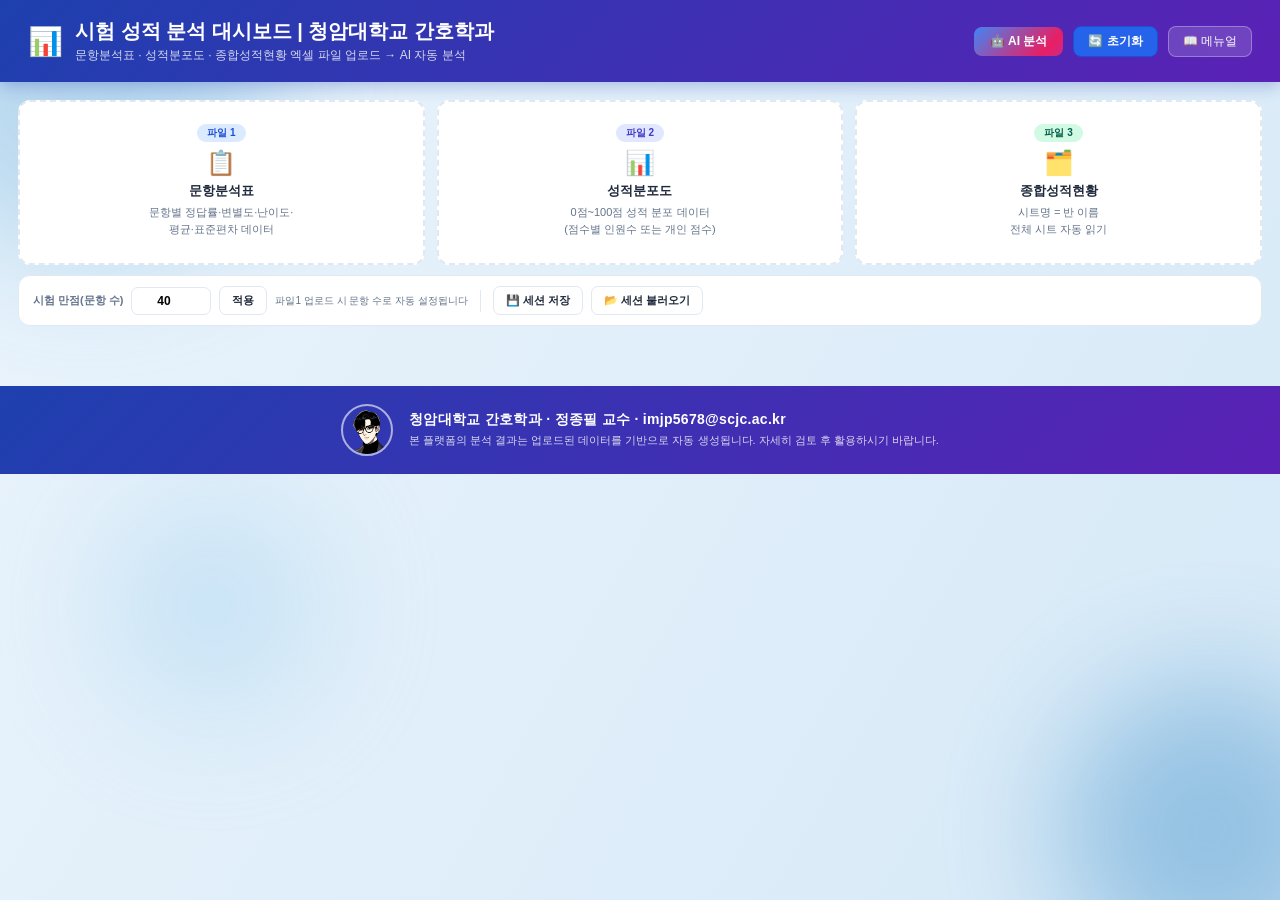
<file: index.html>
<!DOCTYPE html>
<html lang="ko">
<head>
<meta charset="UTF-8">
<meta name="viewport" content="width=device-width, initial-scale=1.0">
<title>시험 성적 분석 대시보드 | 청암대학교 간호학과</title>
<link rel="stylesheet" href="styles.css">
</head>
<body>
<!-- 배경 장식 (떠다니는 블러 원) -->
<div class="bg-blob b1"></div>
<div class="bg-blob b2"></div>
<div class="bg-blob b3"></div>
<div class="hdr">
  <div class="hdr-icon">📊</div>
  <div><h1>시험 성적 분석 대시보드 | 청암대학교 간호학과</h1>
  <p>문항분석표 · 성적분포도 · 종합성적현황 엑셀 파일 업로드 → AI 자동 분석</p></div>
  <div class="hdr-right" style="display:flex;gap:10px;align-items:center">
    <button class="ai-btn" onclick="runAIAnalysis()">🤖 AI 분석</button>
    <button class="reset-btn" onclick="resetAll()">🔄 초기화</button>
    <button class="manual-btn" onclick="window.open('manual.html','_blank')">📖 메뉴얼</button>
  </div>
</div>
<div class="toast" id="toast"></div>
<div class="wrap">

<!-- 자동 저장 복원 배너 -->
<div class="restore-banner" id="restoreBanner">
  <span style="flex:1" id="restoreInfo"></span>
  <button class="tb-btn" onclick="restoreAutosave()">↩️ 복원</button>
  <button class="tb-btn" onclick="dismissRestore()">닫기</button>
</div>

<!-- UPLOAD -->
<div class="up-grid">
  <div class="up-card" id="drop0" onclick="document.getElementById('f0').click()">
    <input type="file" class="up-input" id="f0" accept=".xlsx,.xls,application/vnd.openxmlformats-officedocument.spreadsheetml.sheet,application/vnd.ms-excel" onchange="loadFile(this,0)">
    <div class="fbdg fb1">파일 1</div>
    <div class="up-icon" id="ico0">📋</div>
    <div class="up-title">문항분석표</div>
    <div class="up-desc" id="desc-f1">문항별 정답률·변별도·난이도·<br>평균·표준편차 데이터</div>
    <div class="up-fname" id="fn0"></div><div class="up-status" id="st0"></div>
  </div>
  <div class="up-card" id="drop1" onclick="document.getElementById('f1').click()">
    <input type="file" class="up-input" id="f1" accept=".xlsx,.xls,application/vnd.openxmlformats-officedocument.spreadsheetml.sheet,application/vnd.ms-excel" onchange="loadFile(this,1)">
    <div class="fbdg fb2">파일 2</div>
    <div class="up-icon" id="ico1">📊</div>
    <div class="up-title">성적분포도</div>
    <div class="up-desc">0점~100점 성적 분포 데이터<br>(점수별 인원수 또는 개인 점수)</div>
    <div class="up-fname" id="fn1"></div><div class="up-status" id="st1"></div>
  </div>
  <div class="up-card" id="drop2" onclick="document.getElementById('f2').click()">
    <input type="file" class="up-input" id="f2" accept=".xlsx,.xls,application/vnd.openxmlformats-officedocument.spreadsheetml.sheet,application/vnd.ms-excel" onchange="loadFile(this,2)">
    <div class="fbdg fb3">파일 3</div>
    <div class="up-icon" id="ico2">🗂️</div>
    <div class="up-title">종합성적현황</div>
    <div class="up-desc" id="desc-f3">시트명 = 반 이름<br>전체 시트 자동 읽기</div>
    <div class="up-fname" id="fn2"></div><div class="up-status" id="st2"></div>
    <div class="sheet-tags" id="stags2"></div>
  </div>
</div>

<!-- 도구막대: 만점 설정 · 세션 -->
<div class="toolbar">
  <label>시험 만점(문항 수)</label>
  <input id="maxScoreInput" class="max-input" type="number" min="1" max="1000" value="40">
  <button class="tb-btn" onclick="setMaxScoreManual()">적용</button>
  <span class="tb-note" id="maxAutoNote">파일1 업로드 시 문항 수로 자동 설정됩니다</span>
  <span class="sep"></span>
  <button class="tb-btn" onclick="saveSessionFile()">💾 세션 저장</button>
  <button class="tb-btn" onclick="loadSessionFilePicker()">📂 세션 불러오기</button>
</div>

<button class="run-btn" id="runBtn" onclick="runAnalysis()">📊 성적 분석 시작</button>
<div class="loading" id="loading"><div class="spin"></div><p>데이터 분석 중…</p></div>

<!-- DASHBOARD -->
<div class="dash" id="dash">
  <!-- 만점 초과 점수 경고 -->
  <div class="warn-banner" id="warnBanner"></div>

  <!-- SUMMARY (파일3 기반) -->
  <div class="sum-grid">
    <div class="sum-card"><div class="sum-lbl" id="c-n-lbl">총 학생 수</div><div class="sum-val" id="c-n">-</div><div class="sum-sub" id="c-cls">-</div></div>
    <div class="sum-card"><div class="sum-lbl" id="c-avg-lbl">평균 점수</div><div class="sum-val" id="c-avg">-</div><div class="sum-sub" id="c-avg-sub">점/40</div></div>
    <div class="sum-card"><div class="sum-lbl" id="c-max-lbl">최고점</div><div class="sum-val" id="c-max">-</div><div class="sum-sub" id="c-max-sub">(환산 -점)</div></div>
    <div class="sum-card"><div class="sum-lbl" id="c-min-lbl">최저점</div><div class="sum-val" id="c-min">-</div><div class="sum-sub" id="c-min-sub">(환산 -점)</div></div>
    <div class="sum-card"><div class="sum-lbl" id="c-sd-lbl">표준편차</div><div class="sum-val" id="c-sd">-</div><div class="sum-sub">점(원점수)</div></div>
    <div class="sum-card"><div class="sum-lbl" id="c-pass-lbl">성취율 (환산 70점↑)</div><div class="sum-val" id="c-pass">-</div><div class="sum-sub">%</div></div>
  </div>

  <!-- PDF 로딩 오버레이 -->
  <div class="pdf-overlay" id="pdfOverlay">
    <div class="pdf-box">
      <div class="spin" style="margin:0 auto 10px"></div>
      <strong id="pdfStatus">PDF 생성 중…</strong>
      <p id="pdfSub">잠시만 기다려 주세요</p>
    </div>
  </div>

  <!-- 전체 PDF / 인쇄 버튼 -->
  <div class="pdf-all-bar">
    <button class="pdf-all-btn" onclick="exportAllPDF()">📄 전체 분석 PDF 저장</button>
    <button class="pdf-all-btn" style="background:#059669" onclick="exportCurrentTabPDF()">📄 현재 탭 PDF 저장</button>
    <button class="pdf-all-btn" style="background:#7c3aed" onclick="printAll()">🖨️ 인쇄용 PDF (전체 탭 · 텍스트 선택 가능)</button>
  </div>

  <!-- TABS -->
  <div class="tab-nav">
    <button class="tab-btn on"  onclick="tab('items',this)"  id="tbtn-items">📋 문항분석 &amp; 난이도</button>
    <button class="tab-btn"     onclick="tab('scores',this)" id="tbtn-scores">📊 성적분포</button>
    <button class="tab-btn"     onclick="tab('top10',this)"  id="tbtn-top10">🔴 오답 TOP 10</button>
    <button class="tab-btn"     onclick="tab('disc',this)"   id="tbtn-disc">🎯 문항 변별도</button>
    <button class="tab-btn"     onclick="tab('compare',this)"id="tbtn-compare">⚖️ 반별 분석</button>
    <button class="tab-btn"     onclick="tab('rank',this)"   id="tbtn-rank">🏆 성적 현황</button>
    <button class="tab-btn"     onclick="tab('trend',this)"  id="tbtn-trend">📈 시험 비교</button>
    <button class="tab-btn"     onclick="tab('cqi',this)"    id="tbtn-cqi">📑 CQI 보고서</button>
  </div>

  <!-- ① 문항분석 (파일1) -->
  <div class="tab-pane on" id="tp-items">
    <span class="src-bdg sb1">📋 파일1 · 문항분석표</span>
    <div class="diff-row" id="diffRow"></div>
    <div class="g2">
      <div class="card">
        <div class="card-ttl">📊 문항별 정답률 <small>색상 = 난이도</small></div>
        <div class="ch tall"><canvas id="chItem"></canvas></div>
        <div class="exp-btns"><button class="exp-btn" onclick="savePng('chItem')">PNG</button><button class="exp-btn pdf" onclick="exportTabPDF('tp-items')">PDF</button></div>
      </div>
      <div>
        <div class="card">
          <div class="card-ttl">🥧 난이도 분포</div>
          <div class="ch sm"><canvas id="chDiffPie"></canvas></div>
        </div>
        <div class="card">
          <div class="card-ttl">📈 정답률 분포</div>
          <div class="ch sm"><canvas id="chCrDist"></canvas></div>
        </div>
      </div>
    </div>
    <!-- 난이도 분류 카드 -->
    <div class="card">
      <div class="card-ttl">🎯 문항별 난이도 분류 <small>난이도 그룹별 문항 목록 및 평균 정답률</small></div>
      <div class="diff-classify" id="diffClassify"></div>
    </div>

    <!-- 난이도 순 정렬 차트 + 통계 -->
    <div class="g2">
      <div class="card">
        <div class="card-ttl">📉 난이도 순 정렬 <small>정답률 오름차순 — 어려운 문항 → 쉬운 문항</small></div>
        <div class="ch tall"><canvas id="chDiffSorted"></canvas></div>
        <div class="exp-btns"><button class="exp-btn" onclick="savePng('chDiffSorted')">PNG</button></div>
      </div>
      <div class="card">
        <div class="card-ttl">📊 난이도별 통계 요약</div>
        <div id="diffStatSummary"></div>
      </div>
    </div>

    <!-- 상세표 -->
    <div class="card">
      <div class="card-ttl">📋 문항 분석 상세표 <small>헤더 클릭 정렬</small></div>
      <div class="tbl-wrap"><table id="tItem">
        <thead><tr>
          <th onclick="sortTbl('tItem',0)">문항</th>
          <th onclick="sortTbl('tItem',1)">정답률</th>
          <th onclick="sortTbl('tItem',2)">오답률</th>
          <th onclick="sortTbl('tItem',3)">변별도</th>
          <th onclick="sortTbl('tItem',4)">평균</th>
          <th onclick="sortTbl('tItem',5)">표준편차</th>
          <th>난이도</th>
        </tr></thead>
        <tbody id="tbItem"></tbody>
        <tfoot id="tfItem"></tfoot>
      </table></div>
      <div class="exp-btns"><button class="exp-btn" onclick="saveCsv('tItem','문항분석')">CSV</button></div>
    </div>

    <!-- 평균 변별도·난이도 해설 -->
    <div class="card">
      <div class="card-ttl">🧭 평균 변별도 · 난이도 해설 <small>전체 문항 평균값의 교육평가적 의미</small></div>
      <div id="avgInterp"></div>
    </div>
  </div>

  <!-- ② 성적분포 (파일2) -->
  <div class="tab-pane" id="tp-scores">
    <span class="src-bdg sb2">📊 파일2 · 성적분포도 (0~100점)</span>
    <div class="g2">
      <div class="card">
        <div class="card-ttl">📊 성적 분포 히스토그램</div>
        <div class="ch tall"><canvas id="chHist"></canvas></div>
        <div class="exp-btns"><button class="exp-btn" onclick="savePng('chHist')">PNG</button><button class="exp-btn pdf" onclick="exportTabPDF('tp-scores')">PDF</button></div>
      </div>
      <div>
        <div class="card">
          <div class="card-ttl">🎓 성취수준 분포</div>
          <div class="ch sm"><canvas id="chGrade"></canvas></div>
        </div>
        <div class="card">
          <div class="card-ttl">📊 통계 요약</div>
          <div class="stat-grid" id="statGrid"></div>
        </div>
      </div>
    </div>
    <div class="card">
      <div class="card-ttl">📈 누적 분포 곡선</div>
      <div class="ch"><canvas id="chCdf"></canvas></div>
    </div>

    <!-- 성적분포 CSV 내보내기 -->
    <div class="card">
      <div class="card-ttl">📋 성적 분포 데이터 내보내기</div>
      <div class="tbl-wrap"><table id="tScores">
        <thead><tr>
          <th>항목</th><th>값(원점수)</th><th>환산점수</th>
        </tr></thead>
        <tbody id="tbScores"></tbody>
      </table></div>
      <div class="exp-btns">
        <button class="exp-btn" onclick="saveCsv('tScores','성적분포통계')">CSV (통계)</button>
        <button class="exp-btn" onclick="saveDistCsv()">CSV (점수별 분포)</button>
      </div>
    </div>
  </div>

  <!-- ③ 오답 TOP10 (파일1) -->
  <div class="tab-pane" id="tp-top10">
    <span class="src-bdg sb1">📋 파일1 · 문항분석표 — 정답률 최저 10문항</span>
    <div class="g2">
      <div class="card">
        <div class="card-ttl">🔴 정답률 최저 10문항</div>
        <div class="ch tall"><canvas id="chTop10"></canvas></div>
        <div class="exp-btns"><button class="exp-btn" onclick="savePng('chTop10')">PNG</button><button class="exp-btn pdf" onclick="exportTabPDF('tp-top10')">PDF</button></div>
      </div>
      <div class="card">
        <div class="card-ttl">📊 오답률 구간 분포</div>
        <div class="ch"><canvas id="chWrDist"></canvas></div>
      </div>
    </div>
    <div class="card">
      <div class="card-ttl">📋 오답 TOP 10 상세</div>
      <div class="tbl-wrap"><table id="tTop10">
        <thead><tr>
          <th>순위</th><th>문항</th>
          <th onclick="sortTbl('tTop10',2)">정답률</th>
          <th onclick="sortTbl('tTop10',3)">오답률</th>
          <th onclick="sortTbl('tTop10',4)">변별도</th>
          <th>난이도</th>
        </tr></thead>
        <tbody id="tbTop10"></tbody>
      </table></div>
      <div class="exp-btns"><button class="exp-btn" onclick="saveCsv('tTop10','오답TOP10')">CSV</button></div>
    </div>
  </div>

  <!-- ④ 변별도 (파일1) -->
  <div class="tab-pane" id="tp-disc">
    <span class="src-bdg sb1">📋 파일1 · 문항분석표</span>
    <div class="g2">
      <div class="card">
        <div class="card-ttl">🎯 문항별 변별도 <small>D ≥ 0.4 우수 · 0.3 양호 · 0.2 보통 · 미만 개선필요</small></div>
        <div class="ch tall"><canvas id="chDisc"></canvas></div>
        <div class="legend">
          <div class="leg-item"><div class="leg-dot" style="background:#22c55e"></div>우수 ≥0.4</div>
          <div class="leg-item"><div class="leg-dot" style="background:#84cc16"></div>양호 ≥0.3</div>
          <div class="leg-item"><div class="leg-dot" style="background:#eab308"></div>보통 ≥0.2</div>
          <div class="leg-item"><div class="leg-dot" style="background:#ef4444"></div>개선필요 &lt;0.2</div>
        </div>
        <div class="exp-btns"><button class="exp-btn" onclick="savePng('chDisc')">PNG</button><button class="exp-btn pdf" onclick="exportTabPDF('tp-disc')">PDF</button></div>
      </div>
      <div class="card">
        <div class="card-ttl">🔵 정답률 vs 변별도 <small>이상적: 우상단</small></div>
        <div class="ch"><canvas id="chScatter"></canvas></div>
      </div>
    </div>
    <div class="card">
      <div class="card-ttl">📋 변별도 상세표</div>
      <div class="tbl-wrap"><table id="tDisc">
        <thead><tr>
          <th onclick="sortTbl('tDisc',0)">문항</th>
          <th onclick="sortTbl('tDisc',1)">정답률</th>
          <th onclick="sortTbl('tDisc',2)">변별도</th>
          <th>평가</th>
          <th onclick="sortTbl('tDisc',4)">평균</th>
          <th onclick="sortTbl('tDisc',5)">표준편차</th>
        </tr></thead>
        <tbody id="tbDisc"></tbody>
      </table></div>
      <div class="exp-btns"><button class="exp-btn" onclick="saveCsv('tDisc','변별도')">CSV</button></div>
    </div>
  </div>

  <!-- ⑤ 반별 분석 (파일3) -->
  <div class="tab-pane" id="tp-compare">
    <span class="src-bdg sb3" id="src-bdg-f3">🗂️ 파일3 · 종합성적현황 (<span class="ms-dyn">40</span>점 만점)</span>
    <div class="cls-bar" id="clsBar1">
      <label>반 선택:</label>
    </div>
    <div class="g11">
      <div class="card">
        <div class="card-ttl">📊 반별 평균·중앙값·표준편차</div>
        <div class="ch"><canvas id="chCmpAvg"></canvas></div>
      </div>
      <div class="card">
        <div class="card-ttl">🎓 반별 성취수준 분포</div>
        <div class="ch"><canvas id="chCmpGrade"></canvas></div>
      </div>
    </div>
    <div class="card">
      <div class="card-ttl">📊 반별 성적 분포 (히스토그램 비교)</div>
      <div class="ch tall"><canvas id="chCmpHist"></canvas></div>
    </div>
    <div class="card">
      <div class="card-ttl">📋 반별 통계 비교</div>
      <div class="tbl-wrap"><table id="tCmp">
        <thead><tr>
          <th>반</th><th>학생수</th>
          <th onclick="sortTbl('tCmp',2)">평균</th>
          <th onclick="sortTbl('tCmp',3)">중앙값</th>
          <th onclick="sortTbl('tCmp',4)">표준편차</th>
          <th onclick="sortTbl('tCmp',5)">최고점</th>
          <th onclick="sortTbl('tCmp',6)">최저점</th>
          <th onclick="sortTbl('tCmp',7)">성취율(환산≥70점)</th>
        </tr></thead>
        <tbody id="tbCmp"></tbody>
      </table></div>
      <div class="exp-btns"><button class="exp-btn" onclick="saveCsv('tCmp','반별비교')">CSV</button></div>
    </div>

    <!-- 반별 미성취 학생 목록 -->
    <div class="card">
      <div class="card-ttl">🔴 반별 미성취(환류) 학생 현황 <small>환산점수 70점 미만</small></div>
      <div id="remedialByClass"></div>
      <div class="exp-btns" style="margin-top:10px">
        <button class="exp-btn" onclick="saveCsv('tRemedial','미성취학생목록')">CSV</button>
      </div>
    </div>

    <!-- 미성취 전체 테이블 (CSV용 숨김) -->
    <table id="tRemedial" style="display:none">
      <thead><tr><th>반</th><th>학번</th><th>이름</th><th>점수</th><th>환산점수</th><th>성취수준</th></tr></thead>
      <tbody id="tbRemedial"></tbody>
    </table>
  </div>

  <!-- ⑥ 성적 현황 (파일3) -->
  <div class="tab-pane" id="tp-rank">
    <span class="src-bdg sb3">🗂️ 파일3 · 종합성적현황</span>
    <div class="cls-bar" id="clsBar2"><label>반 선택:</label></div>
    <div class="card">
      <div class="card-ttl">🏆 성적 현황 <small id="rankTitle">전체</small></div>
      <div class="tbl-wrap"><table id="tRank">
        <thead><tr>
          <th onclick="sortTbl('tRank',0)">석차</th>
          <th onclick="sortTbl('tRank',1)">반</th>
          <th onclick="sortTbl('tRank',2)">학번</th>
          <th onclick="sortTbl('tRank',3)">이름</th>
          <th onclick="sortTbl('tRank',4)" id="th-rank-score">점수(<span class="ms-dyn">40</span>점)</th>
          <th onclick="sortTbl('tRank',5)">환산점수(100점)</th>
          <th>성취수준</th>
        </tr></thead>
        <tbody id="tbRank"></tbody>
      </table></div>
      <div class="exp-btns">
        <button class="exp-btn" onclick="saveCsv('tRank','성적현황')">CSV</button>
        <button class="exp-btn pdf" onclick="exportStudentReports()">👤 개인별 리포트 PDF (1인 1페이지)</button>
      </div>
    </div>
  </div>

  <!-- ⑦ 시험 비교 -->
  <div class="tab-pane" id="tp-trend">
    <span class="src-bdg" style="background:#ede9fe;color:#6d28d9">📈 시험 비교 · 저장된 세션(JSON)과 현재 분석의 추이 비교</span>
    <div class="card">
      <div class="card-ttl">📈 시험 간 추이 비교 <small>중간/기말, 학기별 성취도 변화를 확인하세요 (모든 지표는 100점 환산 기준)</small></div>
      <div class="trend-toolbar">
        <button class="tb-btn" onclick="trendAddCurrent()">➕ 현재 분석 추가</button>
        <button class="tb-btn" onclick="trendLoadFiles()">📂 세션 JSON 불러오기 (여러 개 가능)</button>
        <button class="tb-btn" onclick="trendClear()">🗑 목록 비우기</button>
      </div>
      <div id="trendBody"></div>
    </div>
  </div>

  <!-- ⑧ CQI 보고서 -->
  <div class="tab-pane" id="tp-cqi">
    <span class="src-bdg" style="background:#dbeafe;color:#1d4ed8">📑 CQI 보고서 · 교과목 학습성과 지속적 질 개선</span>

    <!-- 초기 안내 (분석 실행 전) -->
    <div id="cqiInitMsg" class="cqi-no-data" style="margin-top:12px">
      <span style="font-size:36px;display:block;margin-bottom:12px">📑</span>
      <strong style="font-size:14px;color:var(--txt)">CQI 보고서를 생성하려면 먼저 성적 분석을 실행하세요.</strong><br>
      <span style="font-size:12px;margin-top:6px;display:inline-block">파일을 업로드하고 <strong>성적 분석 시작</strong> 버튼을 클릭하면 CQI 입력 양식이 표시됩니다.</span>
    </div>

    <!-- 교과목 정보 입력 (분석 후 표시) -->
    <div id="cqiFormArea" style="display:none">
      <div class="cqi-info-bar">
        <label>교과목명</label>
        <input class="cqi-input" id="cqi-subject" placeholder="파일1 자동 입력 또는 직접 입력"
          style="background:#f0f9ff;color:#0369a1;font-weight:600">
        <label>대상학과</label>
        <input class="cqi-input" id="cqi-dept" value="간호학과">
        <label>이수구분</label>
        <select class="cqi-select" id="cqi-type">
          <option value="">선택하세요</option>
          <option>전공필수</option><option>전공선택</option>
          <option>교양필수</option><option>교양선택</option>
        </select>
        <label>수강학년</label>
        <select class="cqi-select" id="cqi-grade">
          <option value="">선택하세요</option>
          <option>1학년</option><option>2학년</option>
          <option>3학년</option><option>4학년</option>
          <option>전공심화과정</option>
        </select>
      </div>
      <div class="cqi-info-bar" style="margin-top:0">
        <label>학점/시수</label>
        <input class="cqi-input" id="cqi-credit" placeholder="예: 2학점/2시수">
        <label>수강인원</label>
        <input class="cqi-input" id="cqi-enroll" placeholder="파일3 자동 입력"
          style="background:#f0f9ff;color:#0369a1;font-weight:600">
        <label>작성일</label>
        <input type="date" class="cqi-input" id="cqi-date" style="cursor:pointer">
        <label>담당교수</label>
        <input class="cqi-input" id="cqi-professor" value="정종필 교수">
      </div>

      <div class="cqi-gen-row">
        <button class="cqi-gen-btn" style="flex:1" onclick="generateCQI()">📑 CQI 보고서 자동 생성</button>
        <button class="cqi-gen-btn cqi-ai-btn" onclick="generateCQIDraft()" title="Claude API 키 등록 시 ⑥ 문제점·⑦ 환류 계획·⑧ 개선 목표 초안을 AI가 작성합니다">✨ AI 초안 (⑥·⑦·⑧)</button>
      </div>

      <!-- 보고서 출력 영역 -->
      <div id="cqiReport">
        <div class="cqi-no-data">
          <span style="font-size:32px;display:block;margin-bottom:10px">📑</span>
          교과목 정보를 입력하고 <strong>CQI 보고서 자동 생성</strong> 버튼을 클릭하세요.<br>
          <small style="color:var(--muted)">파일1·2·3 데이터를 기반으로 자동 분석됩니다. 재생성해도 ⑥⑦⑧ 입력 내용은 유지됩니다.</small>
        </div>
      </div>

      <div class="cqi-exp-bar" id="cqiExpBar" style="display:none">
        <button class="pdf-all-btn" onclick="exportCQIPDF()">📄 CQI 보고서 PDF 저장</button>
      </div>
    </div>
  </div>

</div><!-- /dash -->
</div><!-- /wrap -->

<!-- AI 분석 모달 -->
<div class="ai-overlay" id="aiOverlay" onclick="if(event.target===this)closeAIModal()">
  <div class="ai-box">
    <div class="ai-hdr">
      <div class="ai-hdr-title">🤖 AI 분석 결과 <span style="font-weight:400;font-size:11px;opacity:.85">— 업로드 데이터 기반 자동 분석</span></div>
      <button class="ai-hdr-close" onclick="closeAIModal()">✕</button>
    </div>
    <div class="ai-content" id="aiContent"></div>
    <div class="ai-footer">
      <button class="ai-close-btn" onclick="configureAIKey()" title="Claude API 키 등록/변경 (이 브라우저에만 저장)">⚙️ API 키</button>
      <button class="ai-copy-btn" style="background:linear-gradient(135deg,#7c3aed,#4f46e5)" onclick="runClaudeDeepAnalysis()">✨ Claude 심층 분석</button>
      <button class="ai-copy-btn" onclick="copyAIReport()">📋 텍스트 복사</button>
      <button class="ai-copy-btn" style="background:#16a34a" onclick="exportAIPDF()">📄 PDF 저장</button>
      <button class="ai-close-btn" onclick="closeAIModal()">닫기</button>
    </div>
  </div>
</div>

<footer class="site-footer">
  <img class="footer-logo" src="jeffrey.png" alt="청암대학교 간호학과 로고">
  <div class="footer-info">
    <span class="footer-org">청암대학교 간호학과 · 정종필 교수 · imjp5678@scjc.ac.kr</span>
    <span class="footer-note">본 플랫폼의 분석 결과는 업로드된 데이터를 기반으로 자동 생성됩니다. 자세히 검토 후 활용하시기 바랍니다.</span>
  </div>
</footer>

<!-- 라이브러리: 로컬 우선(오프라인 지원), 없으면 CDN 폴백 -->
<script>
function libFallback(url){
  var s = document.createElement('script');
  s.src = url;
  document.head.appendChild(s);
}
</script>
<script src="libs/xlsx.full.min.js"    onerror="libFallback('https://cdnjs.cloudflare.com/ajax/libs/xlsx/0.18.5/xlsx.full.min.js')"></script>
<script src="libs/chart.umd.min.js"    onerror="libFallback('https://cdn.jsdelivr.net/npm/chart.js@4.4.0/dist/chart.umd.min.js')"></script>
<script src="libs/html2canvas.min.js"  onerror="libFallback('https://cdnjs.cloudflare.com/ajax/libs/html2canvas/1.4.1/html2canvas.min.js')"></script>
<script src="libs/jspdf.umd.min.js"    onerror="libFallback('https://cdnjs.cloudflare.com/ajax/libs/jspdf/2.5.1/jspdf.umd.min.js')"></script>

<!-- 애플리케이션 -->
<script src="js/core.js"></script>
<script src="js/parse.js"></script>
<script src="js/render.js"></script>
<script src="js/export.js"></script>
<script src="js/report.js"></script>
<script src="js/session.js"></script>
</body>
</html>
</file>
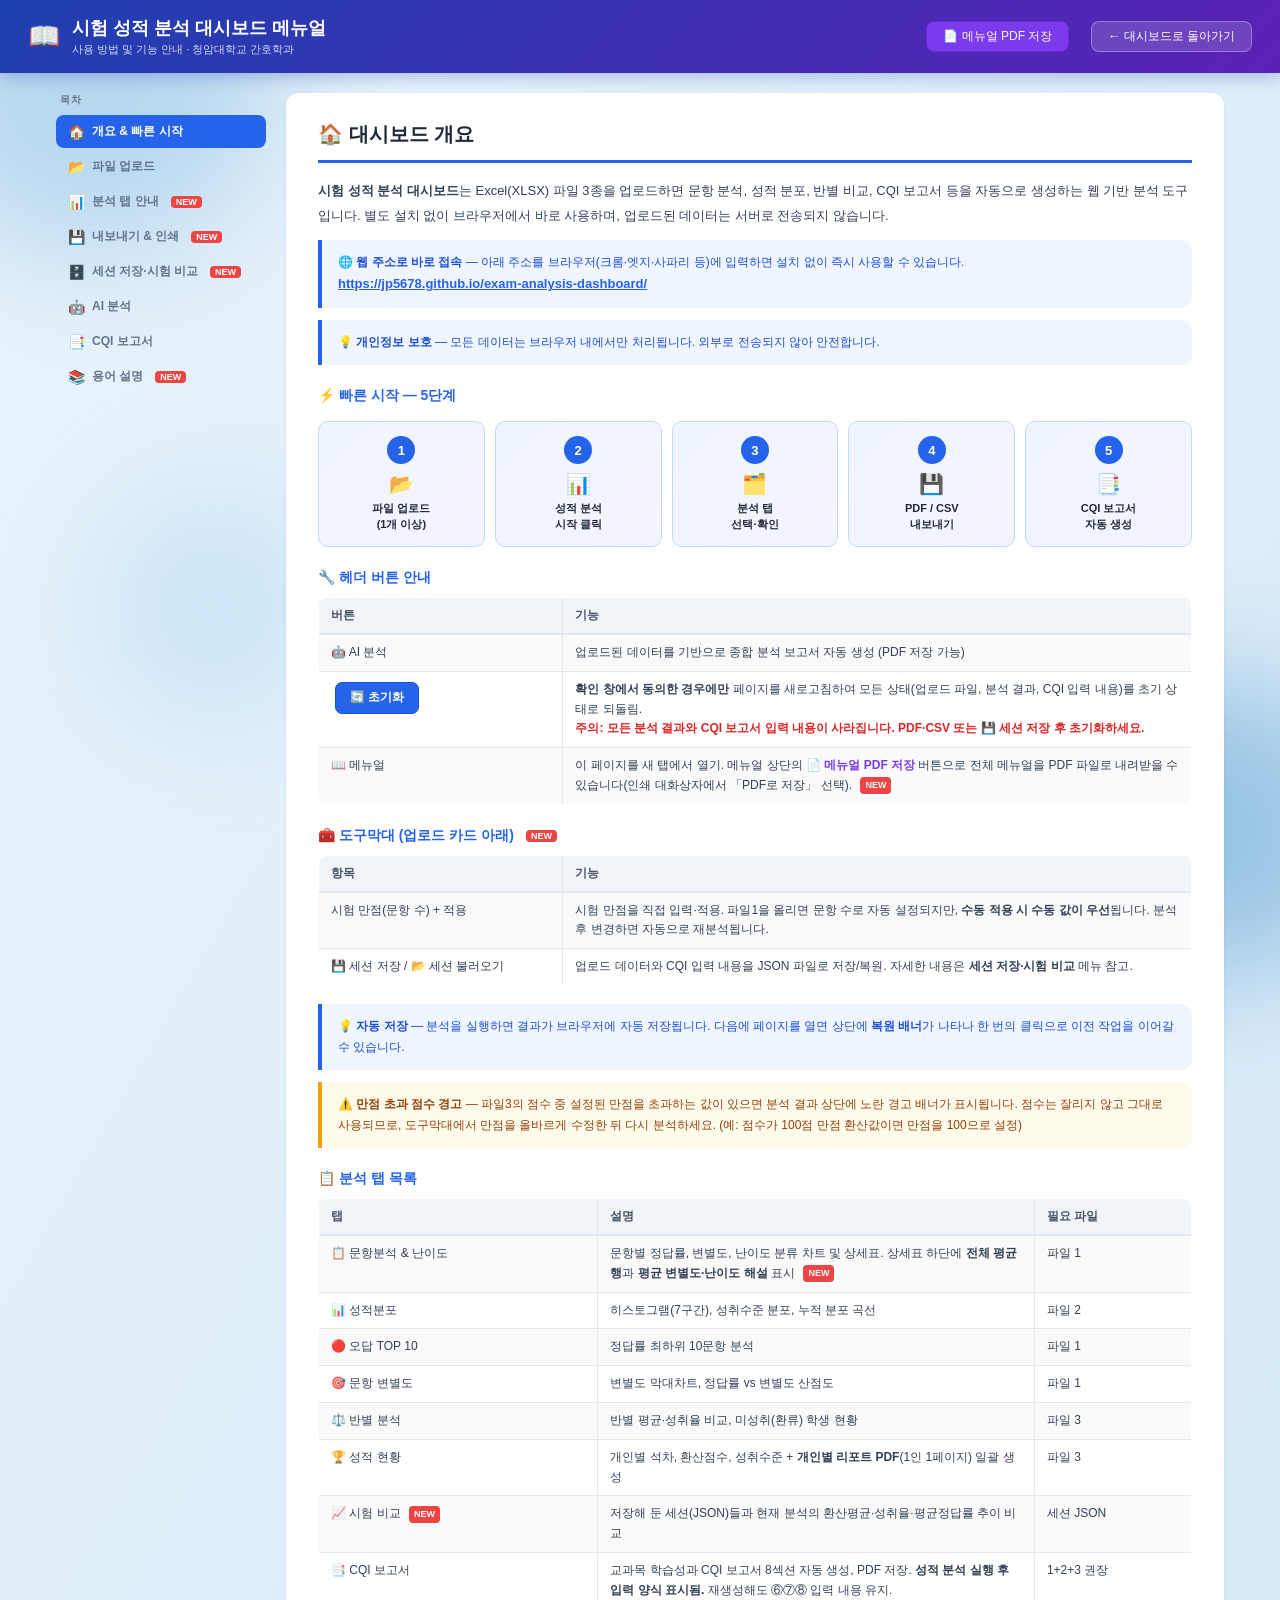
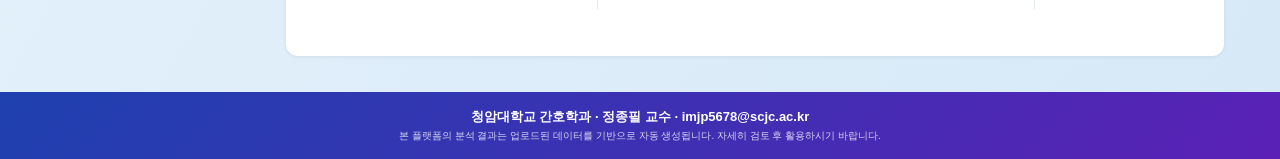
<file: manual.html>
<!DOCTYPE html>
<html lang="ko">
<head>
<meta charset="UTF-8">
<meta name="viewport" content="width=device-width, initial-scale=1.0">
<title>메뉴얼 — 시험 성적 분석 대시보드 | 청암대학교 간호학과</title>
<style>
*{box-sizing:border-box;margin:0;padding:0}
:root{
  --p1:#2563eb;--p2:#7c3aed;--ok:#059669;--warn:#d97706;--err:#dc2626;
  --txt:#1e293b;--muted:#64748b;--border:#e2e8f0;--bg:#f0f4f8;--card:#fff;--r:12px;
}
body{font-family:-apple-system,'Malgun Gothic','Apple SD Gothic Neo',sans-serif;color:var(--txt);min-height:100vh;display:flex;flex-direction:column;background:linear-gradient(120deg,#EAF4FC,#D6E9F7,#C9E4F8,#E4F1FB,#EAF4FC);background-size:400% 400%;animation:gradientFlow 18s ease infinite}
@keyframes gradientFlow{0%{background-position:0% 50%}50%{background-position:100% 50%}100%{background-position:0% 50%}}
.bg-blob{position:fixed;border-radius:50%;filter:blur(60px);opacity:.45;pointer-events:none;z-index:0}
.bg-blob.b1{width:380px;height:380px;background:#7FB8E0;top:-120px;left:-100px;animation:drift1 16s ease-in-out infinite alternate}
.bg-blob.b2{width:300px;height:300px;background:#4593CB;bottom:-80px;right:-80px;animation:drift2 20s ease-in-out infinite alternate}
.bg-blob.b3{width:220px;height:220px;background:#A8D4F0;top:55%;left:8%;animation:drift3 14s ease-in-out infinite alternate}
@keyframes drift1{from{transform:translate(0,0) scale(1)}to{transform:translate(60px,40px) scale(1.15)}}
@keyframes drift2{from{transform:translate(0,0) scale(1.1)}to{transform:translate(-50px,-60px) scale(.95)}}
@keyframes drift3{from{transform:translate(0,0)}to{transform:translate(40px,-50px)}}
.hdr,.layout,.site-footer{position:relative;z-index:1}

/* HEADER */
.hdr{background:linear-gradient(135deg,#1e40af,#5b21b6);color:#fff;padding:16px 28px;display:flex;align-items:center;gap:12px;box-shadow:0 4px 16px rgba(30,64,175,.3);flex-shrink:0}
.hdr-icon{font-size:26px}
.hdr h1{font-size:18px;font-weight:800}
.hdr p{font-size:11px;opacity:.8;margin-top:2px}
.hdr-back{margin-left:auto;padding:6px 16px;background:rgba(255,255,255,.15);border:1px solid rgba(255,255,255,.3);color:#fff;border-radius:8px;font-size:12px;cursor:pointer;text-decoration:none;display:flex;align-items:center;gap:5px}
.hdr-back:hover{background:rgba(255,255,255,.25)}

/* LAYOUT */
.layout{display:flex;flex:1;max-width:1200px;margin:0 auto;width:100%;padding:20px 16px;gap:20px;align-items:flex-start}

/* SIDEBAR */
.sidebar{width:210px;flex-shrink:0;position:sticky;top:20px}
.sidebar-title{font-size:10px;font-weight:700;color:var(--muted);letter-spacing:.8px;text-transform:uppercase;margin-bottom:8px;padding:0 4px}
.nav-item{display:flex;align-items:center;gap:7px;padding:8px 12px;border-radius:8px;font-size:12px;font-weight:600;color:var(--muted);cursor:pointer;transition:.15s;text-decoration:none;margin-bottom:2px}
.nav-item:hover{background:#e2e8f0;color:var(--txt)}
.nav-item.on{background:var(--p1);color:#fff}
.nav-icon{font-size:14px;flex-shrink:0}

/* CONTENT */
.content{flex:1;min-width:0}
.man-sec{display:none}.man-sec.on{display:block}

/* SECTION STYLES */
.sec-card{background:var(--card);border-radius:var(--r);padding:28px 32px;box-shadow:0 1px 4px rgba(0,0,0,.07);margin-bottom:16px}
.man-h1{font-size:20px;font-weight:800;color:var(--txt);margin-bottom:16px;padding-bottom:12px;border-bottom:3px solid var(--p1);display:flex;align-items:center;gap:10px}
.man-h2{font-size:14px;font-weight:700;color:var(--p1);margin:22px 0 10px;display:flex;align-items:center;gap:7px}
.man-h2:first-of-type{margin-top:4px}
.man-p{font-size:13px;color:#334155;line-height:1.9;margin-bottom:10px}
.man-ul{list-style:none;padding:0;margin-bottom:12px}
.man-ul li{font-size:13px;color:#334155;padding:4px 0 4px 18px;position:relative;line-height:1.75}
.man-ul li::before{content:'▸';position:absolute;left:0;color:var(--p1);font-weight:700;top:4px}
.man-table{width:100%;border-collapse:collapse;font-size:12px;margin:10px 0 18px;border-radius:8px;overflow:hidden;border:1px solid var(--border)}
.man-table th{background:#f1f5f9;padding:9px 12px;text-align:left;font-weight:700;color:#475569;border-bottom:2px solid var(--border);border-right:1px solid var(--border)}
.man-table th:last-child{border-right:none}
.man-table td{padding:8px 12px;border-bottom:1px solid var(--border);border-right:1px solid var(--border);color:#334155;vertical-align:top;line-height:1.65}
.man-table td:last-child{border-right:none}
.man-table tr:last-child td{border-bottom:none}
.man-table tr:nth-child(even) td{background:#fafafa}
.man-badge{display:inline-block;padding:2px 9px;border-radius:100px;font-size:11px;font-weight:700;margin-right:4px}
.man-tip{background:#eff6ff;border-left:4px solid var(--p1);border-radius:0 10px 10px 0;padding:12px 16px;margin:12px 0;font-size:12px;color:#1d4ed8;line-height:1.75}
.man-tip strong{font-weight:700}
.man-warn{background:#fffbeb;border-left:4px solid #f59e0b;border-radius:0 10px 10px 0;padding:12px 16px;margin:12px 0;font-size:12px;color:#92400e;line-height:1.75}
.man-step{display:flex;gap:12px;align-items:flex-start;margin:8px 0}
.man-step-num{background:var(--p1);color:#fff;width:24px;height:24px;border-radius:50%;font-size:12px;font-weight:800;display:flex;align-items:center;justify-content:center;flex-shrink:0;margin-top:2px}
.man-step-txt{font-size:13px;color:#334155;line-height:1.75;flex:1}
.man-step-txt strong{color:var(--txt);font-weight:700}

/* QUICK START */
.quick-grid{display:grid;grid-template-columns:repeat(5,1fr);gap:10px;margin:16px 0}
.quick-card{background:linear-gradient(135deg,#eff6ff,#f5f3ff);border:1px solid #bfdbfe;border-radius:10px;padding:14px 12px;text-align:center}
.quick-num{width:28px;height:28px;background:var(--p1);color:#fff;border-radius:50%;font-size:13px;font-weight:800;display:flex;align-items:center;justify-content:center;margin:0 auto 8px}
.quick-icon{font-size:20px;margin-bottom:5px}
.quick-label{font-size:11px;font-weight:700;color:var(--txt);line-height:1.4}

/* BTN PREVIEW */
.btn-preview{display:inline-flex;align-items:center;gap:6px;padding:5px 14px;border-radius:7px;font-size:12px;font-weight:700;margin:2px 4px}
.btn-red{background:#ef4444;color:#fff;border:1px solid #dc2626}
.btn-blue{background:rgba(255,255,255,.15);border:1px solid rgba(255,255,255,.3);color:#2563eb;background:#eff6ff;border-color:#bfdbfe}
.btn-green{background:#16a34a;color:#fff;border:none}
.btn-gray{background:#f1f5f9;color:#64748b;border:1px solid #e2e8f0}

/* TAB CARDS */
.tab-cards{display:grid;grid-template-columns:1fr 1fr;gap:10px;margin:12px 0}
.tab-card{background:#f8fafc;border:1px solid var(--border);border-radius:10px;padding:14px 16px}
.tab-card-hdr{font-size:13px;font-weight:700;color:var(--txt);margin-bottom:6px;display:flex;align-items:center;gap:6px}
.tab-card-body{font-size:11px;color:var(--muted);line-height:1.65}

/* EXPORT GRID */
.exp-grid{display:grid;grid-template-columns:repeat(3,1fr);gap:10px;margin:12px 0}
.exp-card{background:#f8fafc;border:1px solid var(--border);border-radius:10px;padding:14px 16px;text-align:center}
.exp-card-icon{font-size:28px;margin-bottom:6px}
.exp-card-ttl{font-size:13px;font-weight:700;color:var(--txt);margin-bottom:4px}
.exp-card-desc{font-size:11px;color:var(--muted);line-height:1.55}

/* CQI TABLE */
.cqi-flow{display:grid;grid-template-columns:1fr 1fr;gap:8px;margin:10px 0}
.cqi-part{background:#f8fafc;border:1px solid var(--border);border-radius:10px;padding:12px 14px}
.cqi-part-title{font-size:12px;font-weight:800;color:#1e40af;background:#eff6ff;padding:5px 10px;border-radius:6px;margin-bottom:8px}
.cqi-part-item{font-size:11px;color:#334155;padding:3px 0 3px 14px;position:relative;line-height:1.6}
.cqi-part-item::before{content:'•';position:absolute;left:4px;color:var(--p1)}

/* TERMS */
.term-item{border:1px solid var(--border);border-radius:10px;padding:14px 16px;margin-bottom:10px;background:#fff}
.term-word{font-size:14px;font-weight:800;color:var(--p1);margin-bottom:6px}
.term-def{font-size:12px;color:#334155;line-height:1.75}
.term-badges{margin-top:6px;display:flex;flex-wrap:wrap;gap:5px}

/* NEW badge */
.badge-new{display:inline-block;background:#ef4444;color:#fff;font-size:9px;font-weight:800;padding:1px 5px;border-radius:4px;margin-left:5px;vertical-align:middle}

/* FOOTER */
.site-footer{background:linear-gradient(135deg,#1e40af 0%,#5b21b6 100%);color:#fff;padding:16px 32px;display:flex;align-items:center;justify-content:center;gap:14px;margin-top:auto;flex-shrink:0}
.footer-info{display:flex;flex-direction:column;gap:2px;text-align:center}
.footer-org{font-size:13px;font-weight:700}
.footer-note{font-size:10px;opacity:.8;line-height:1.5}

@media(max-width:900px){.layout{flex-direction:column;padding:12px}.sidebar{width:100%;position:static}.quick-grid{grid-template-columns:repeat(3,1fr)}.tab-cards,.exp-grid,.cqi-flow{grid-template-columns:1fr}.sec-card{padding:18px 16px}}
@media(max-width:600px){.quick-grid{grid-template-columns:repeat(2,1fr)}}

/* ═══ 매뉴얼 PDF 저장 (브라우저 인쇄) ═══ */
body.print-all .man-sec{display:block!important}
body.print-all .man-sec+.man-sec{margin-top:20px}
@media print{
  body{background:#fff;animation:none;display:block}
  .bg-blob,.sidebar,.hdr-back,.man-pdf-btn{display:none!important}
  .hdr{box-shadow:none}
  .layout{display:block;max-width:none;padding:0}
  .content{width:100%}
  body.print-all .man-sec{break-after:page}
  body.print-all .man-sec:last-of-type{break-after:auto}
  .sec-card{box-shadow:none;border:1px solid #ddd}
  .man-table,.tab-card,.exp-card,.term-item,.man-tip,.man-warn,.quick-card{break-inside:avoid}
}
</style>
</head>
<body>
<div class="bg-blob b1"></div>
<div class="bg-blob b2"></div>
<div class="bg-blob b3"></div>

<div class="hdr">
  <div class="hdr-icon">📖</div>
  <div>
    <h1>시험 성적 분석 대시보드 메뉴얼</h1>
    <p>사용 방법 및 기능 안내 · 청암대학교 간호학과</p>
  </div>
  <a class="hdr-back man-pdf-btn" onclick="printManual()" style="cursor:pointer;margin-left:auto;background:#7c3aed;border-color:#6d28d9" title="브라우저 인쇄 대화상자에서 'PDF로 저장'을 선택하세요">📄 메뉴얼 PDF 저장</a>
  <a class="hdr-back" href="index.html" target="_self" style="margin-left:10px">← 대시보드로 돌아가기</a>
</div>

<div class="layout">
  <!-- SIDEBAR -->
  <nav class="sidebar">
    <div class="sidebar-title">목차</div>
    <a class="nav-item on" onclick="manTab('overview',this)"><span class="nav-icon">🏠</span>개요 &amp; 빠른 시작</a>
    <a class="nav-item" onclick="manTab('upload',this)"><span class="nav-icon">📂</span>파일 업로드</a>
    <a class="nav-item" onclick="manTab('tabs',this)"><span class="nav-icon">📊</span>분석 탭 안내 <span class="badge-new">NEW</span></a>
    <a class="nav-item" onclick="manTab('export',this)"><span class="nav-icon">💾</span>내보내기 &amp; 인쇄 <span class="badge-new">NEW</span></a>
    <a class="nav-item" onclick="manTab('session',this)"><span class="nav-icon">🗄️</span>세션 저장·시험 비교 <span class="badge-new">NEW</span></a>
    <a class="nav-item" onclick="manTab('ai',this)"><span class="nav-icon">🤖</span>AI 분석</a>
    <a class="nav-item" onclick="manTab('cqi',this)"><span class="nav-icon">📑</span>CQI 보고서</a>
    <a class="nav-item" onclick="manTab('terms',this)"><span class="nav-icon">📚</span>용어 설명 <span class="badge-new">NEW</span></a>
  </nav>

  <main class="content">

    <!-- ① 개요 -->
    <div class="man-sec on" id="man-overview">
      <div class="sec-card">
        <div class="man-h1">🏠 대시보드 개요</div>
        <div class="man-p">
          <strong>시험 성적 분석 대시보드</strong>는 Excel(XLSX) 파일 3종을 업로드하면 문항 분석, 성적 분포,
          반별 비교, CQI 보고서 등을 자동으로 생성하는 웹 기반 분석 도구입니다.
          별도 설치 없이 브라우저에서 바로 사용하며, 업로드된 데이터는 서버로 전송되지 않습니다.
        </div>
        <div class="man-tip">🌐 <strong>웹 주소로 바로 접속</strong> — 아래 주소를 브라우저(크롬·엣지·사파리 등)에 입력하면 설치 없이 즉시 사용할 수 있습니다.<br>
          <a href="https://jp5678.github.io/exam-analysis-dashboard/" target="_blank" style="color:#2563eb;font-weight:700;font-size:13px">https://jp5678.github.io/exam-analysis-dashboard/</a></div>
        <div class="man-tip">💡 <strong>개인정보 보호</strong> — 모든 데이터는 브라우저 내에서만 처리됩니다. 외부로 전송되지 않아 안전합니다.</div>

        <div class="man-h2">⚡ 빠른 시작 — 5단계</div>
        <div class="quick-grid">
          <div class="quick-card"><div class="quick-num">1</div><div class="quick-icon">📂</div><div class="quick-label">파일 업로드<br>(1개 이상)</div></div>
          <div class="quick-card"><div class="quick-num">2</div><div class="quick-icon">📊</div><div class="quick-label">성적 분석<br>시작 클릭</div></div>
          <div class="quick-card"><div class="quick-num">3</div><div class="quick-icon">🗂️</div><div class="quick-label">분석 탭<br>선택·확인</div></div>
          <div class="quick-card"><div class="quick-num">4</div><div class="quick-icon">💾</div><div class="quick-label">PDF / CSV<br>내보내기</div></div>
          <div class="quick-card"><div class="quick-num">5</div><div class="quick-icon">📑</div><div class="quick-label">CQI 보고서<br>자동 생성</div></div>
        </div>

        <div class="man-h2">🔧 헤더 버튼 안내</div>
        <table class="man-table">
          <tr><th style="width:28%">버튼</th><th>기능</th></tr>
          <tr><td>🤖 AI 분석</td><td>업로드된 데이터를 기반으로 종합 분석 보고서 자동 생성 (PDF 저장 가능)</td></tr>
          <tr>
            <td>
              <span class="btn-preview" style="background:#2563eb;color:#fff;border:1px solid #1d4ed8;padding:5px 14px;border-radius:7px;font-size:12px;font-weight:700">🔄 초기화</span>
            </td>
            <td><strong>확인 창에서 동의한 경우에만</strong> 페이지를 새로고침하여 모든 상태(업로드 파일, 분석 결과, CQI 입력 내용)를 초기 상태로 되돌림.<br>
            <strong style="color:#dc2626">주의: 모든 분석 결과와 CQI 보고서 입력 내용이 사라집니다. PDF·CSV 또는 💾 세션 저장 후 초기화하세요.</strong></td>
          </tr>
          <tr><td>📖 메뉴얼</td><td>이 페이지를 새 탭에서 열기. 메뉴얼 상단의 <strong style="color:#7c3aed">📄 메뉴얼 PDF 저장</strong> 버튼으로 전체 메뉴얼을 PDF 파일로 내려받을 수 있습니다(인쇄 대화상자에서 「PDF로 저장」 선택). <span class="badge-new">NEW</span></td></tr>
        </table>

        <div class="man-h2">🧰 도구막대 (업로드 카드 아래) <span class="badge-new">NEW</span></div>
        <table class="man-table">
          <tr><th style="width:28%">항목</th><th>기능</th></tr>
          <tr><td>시험 만점(문항 수) + 적용</td><td>시험 만점을 직접 입력·적용. 파일1을 올리면 문항 수로 자동 설정되지만, <strong>수동 적용 시 수동 값이 우선</strong>됩니다. 분석 후 변경하면 자동으로 재분석됩니다.</td></tr>
          <tr><td>💾 세션 저장 / 📂 세션 불러오기</td><td>업로드 데이터와 CQI 입력 내용을 JSON 파일로 저장/복원. 자세한 내용은 <strong>세션 저장·시험 비교</strong> 메뉴 참고.</td></tr>
        </table>
        <div class="man-tip">💡 <strong>자동 저장</strong> — 분석을 실행하면 결과가 브라우저에 자동 저장됩니다. 다음에 페이지를 열면 상단에 <strong>복원 배너</strong>가 나타나 한 번의 클릭으로 이전 작업을 이어갈 수 있습니다.</div>
        <div class="man-warn">⚠️ <strong>만점 초과 점수 경고</strong> — 파일3의 점수 중 설정된 만점을 초과하는 값이 있으면 분석 결과 상단에 노란 경고 배너가 표시됩니다. 점수는 잘리지 않고 그대로 사용되므로, 도구막대에서 만점을 올바르게 수정한 뒤 다시 분석하세요. (예: 점수가 100점 만점 환산값이면 만점을 100으로 설정)</div>

        <div class="man-h2">📋 분석 탭 목록</div>
        <table class="man-table">
          <tr><th style="width:32%">탭</th><th>설명</th><th style="width:18%">필요 파일</th></tr>
          <tr><td>📋 문항분석 &amp; 난이도</td><td>문항별 정답률, 변별도, 난이도 분류 차트 및 상세표. 상세표 하단에 <strong>전체 평균 행</strong>과 <strong>평균 변별도·난이도 해설</strong> 표시 <span class="badge-new">NEW</span></td><td>파일 1</td></tr>
          <tr><td>📊 성적분포</td><td>히스토그램(7구간), 성취수준 분포, 누적 분포 곡선</td><td>파일 2</td></tr>
          <tr><td>🔴 오답 TOP 10</td><td>정답률 최하위 10문항 분석</td><td>파일 1</td></tr>
          <tr><td>🎯 문항 변별도</td><td>변별도 막대차트, 정답률 vs 변별도 산점도</td><td>파일 1</td></tr>
          <tr><td>⚖️ 반별 분석</td><td>반별 평균·성취율 비교, 미성취(환류) 학생 현황</td><td>파일 3</td></tr>
          <tr><td>🏆 성적 현황</td><td>개인별 석차, 환산점수, 성취수준 + <strong>개인별 리포트 PDF</strong>(1인 1페이지) 일괄 생성</td><td>파일 3</td></tr>
          <tr><td>📈 시험 비교 <span class="badge-new">NEW</span></td><td>저장해 둔 세션(JSON)들과 현재 분석의 환산평균·성취율·평균정답률 추이 비교</td><td>세션 JSON</td></tr>
          <tr><td>📑 CQI 보고서</td><td>교과목 학습성과 CQI 보고서 8섹션 자동 생성, PDF 저장. <strong>성적 분석 실행 후 입력 양식 표시됨.</strong> 재생성해도 ⑥⑦⑧ 입력 내용 유지.</td><td>1+2+3 권장</td></tr>
        </table>
      </div>
    </div>

    <!-- ② 파일 업로드 -->
    <div class="man-sec" id="man-upload">
      <div class="sec-card">
        <div class="man-h1">📂 파일 업로드 안내</div>

        <div class="man-h2"><span class="man-badge" style="background:#dbeafe;color:#1d4ed8">파일 1</span> 문항분석표</div>
        <div class="man-p">문항별로 사전 계산된 통계 데이터(정답률, 변별도, 난이도 등)가 담긴 Excel 파일입니다.</div>
        <table class="man-table">
          <tr><th style="width:26%">항목</th><th>내용</th></tr>
          <tr><td>건너뛰는 행</td><td>1행~5행 제외 → <strong>6~7행이 헤더(머리글), 8행부터 실제 데이터</strong><br><small style="color:#64748b">열 이름은 6행에서 읽으며, 7행처럼 숫자가 없는 머리글 연속 행은 자동으로 걸러집니다. 머리글이 6행 한 줄뿐인 파일도 그대로 사용 가능합니다.</small></td></tr>
          <tr><td>필수 열</td><td>문항번호, 정답률(또는 정답율)</td></tr>
          <tr><td>선택 열</td><td>변별도, 난이도, 평균, 표준편차</td></tr>
          <tr><td>정답률 스케일</td><td>0~1 또는 0~100 <strong>자동 감지</strong></td></tr>
          <tr><td>만점 자동 감지</td><td>파일의 행 수(문항 수)로 시험 만점 자동 설정<br>예: 40문항 → 40점 만점, 성취기준 28점(환산 70점)<br><strong>도구막대에서 수동으로 [적용]한 값이 있으면 수동 값이 우선</strong>됩니다.</td></tr>
        </table>
        <div class="man-tip">💡 열 이름이 "정답률", "정답율", "Correct Rate", "CR" 등 다양한 형태여도 자동으로 인식합니다.</div>

        <div class="man-h2"><span class="man-badge" style="background:#e0e7ff;color:#4338ca">파일 2</span> 성적분포도</div>
        <div class="man-p">0~100점 범위의 성적 분포 데이터입니다.</div>
        <table class="man-table">
          <tr><th style="width:26%">항목</th><th>내용</th></tr>
          <tr><td>건너뛰는 행</td><td>1행~6행 제외 → <strong>7행이 헤더(머리글)</strong></td></tr>
          <tr><td>형식 ①</td><td>점수 열 + 인원수 열 (빈도표 형식)</td></tr>
          <tr><td>형식 ②</td><td>개인별 점수 목록 (1열에 점수만 있는 경우)</td></tr>
          <tr><td>점수 범위</td><td>0~100점 (환산점수 기준) 또는 원점수 자동 감지</td></tr>
        </table>

        <div class="man-h2"><span class="man-badge" style="background:#d1fae5;color:#065f46">파일 3</span> 종합성적현황</div>
        <div class="man-p">반별 개인 성적이 담긴 다중 시트 Excel 파일입니다.</div>
        <table class="man-table">
          <tr><th style="width:26%">항목</th><th>내용</th></tr>
          <tr><td>Sheet1 (전체)</td><td>1행~6행 제외 → <strong>7행이 헤더</strong> / 전체 학생 통합 데이터</td></tr>
          <tr><td>반별 시트</td><td>시트명 = 반 이름, <strong>첫 행이 헤더</strong></td></tr>
          <tr><td>필수 열</td><td>점수(원점수) 열</td></tr>
          <tr><td>선택 열</td><td>학번, 이름</td></tr>
        </table>
        <div class="man-warn">⚠️ 전체 시트 인식: 시트명이 "Sheet1", "전체", "종합", "All", "Total" 중 하나여야 합니다. 나머지 시트는 모두 반별 데이터로 처리됩니다.</div>

        <div class="man-h2">📤 업로드 방법</div>
        <div class="man-step"><div class="man-step-num">A</div><div class="man-step-txt"><strong>클릭 업로드</strong> — 파일 카드 클릭 → 파일 선택 대화상자에서 Excel(.xlsx, .xls) 선택</div></div>
        <div class="man-step"><div class="man-step-num">B</div><div class="man-step-txt"><strong>드래그 &amp; 드롭</strong> — 파일을 카드 영역으로 직접 드래그하여 놓기</div></div>
        <div class="man-tip">💡 3개 파일 중 1개 이상 업로드하면 <strong>성적 분석 시작</strong> 버튼이 활성화됩니다. 파일을 일부만 업로드해도 해당 파일 기반 분석이 가능합니다.</div>
        <div class="man-tip">💡 파일 선택 대화상자에서 엑셀 파일이 <strong>희미하게 보여 선택되지 않던 문제</strong>가 개선되었습니다. 그래도 선택이 안 되면 파일을 카드 위로 <strong>드래그 &amp; 드롭</strong>하세요.</div>
      </div>
    </div>

    <!-- ③ 분석 탭 안내 -->
    <div class="man-sec" id="man-tabs">
      <div class="sec-card">
        <div class="man-h1">📊 분석 탭 상세 안내</div>

        <div class="tab-cards">
          <div class="tab-card">
            <div class="tab-card-hdr">📋 문항분석 &amp; 난이도 <span class="man-badge" style="background:#dbeafe;color:#1d4ed8;font-size:9px">파일 1</span></div>
            <div class="tab-card-body">
              문항별 정답률 막대차트(색상=난이도), 난이도 분포 파이차트, 정답률 분포, 난이도 분류 카드(매우 쉬움~매우 어려움), 난이도 순 정렬 차트, 문항 분석 상세표. 헤더 클릭으로 정렬 가능.
              상세표 <strong>맨 아래에 전체 평균 행</strong>이 고정 표시되며, 그 아래 <strong>평균 변별도·난이도 해설 카드</strong>가 이어집니다. <span class="badge-new">NEW</span>
            </div>
          </div>
          <div class="tab-card">
            <div class="tab-card-hdr">📊 성적분포 <span class="man-badge" style="background:#e0e7ff;color:#4338ca;font-size:9px">파일 2</span></div>
            <div class="tab-card-body">
              <strong>7구간 히스토그램</strong> (A+/A/B+/B/C+/C/미성취), 성취수준 파이차트, 통계 요약(평균·중앙값·SD·Q1/Q3·성취율), 누적 분포 곡선(CDF). 히스토그램 구간은 gradeOf()와 동일한 기준 적용.
            </div>
          </div>
          <div class="tab-card">
            <div class="tab-card-hdr">🔴 오답 TOP 10 <span class="man-badge" style="background:#dbeafe;color:#1d4ed8;font-size:9px">파일 1</span></div>
            <div class="tab-card-body">
              정답률이 가장 낮은 10문항 자동 선별. 오답률, 변별도, 난이도 함께 표시. 집중 보완이 필요한 문항을 한눈에 파악 가능.
            </div>
          </div>
          <div class="tab-card">
            <div class="tab-card-hdr">🎯 문항 변별도 <span class="man-badge" style="background:#dbeafe;color:#1d4ed8;font-size:9px">파일 1</span></div>
            <div class="tab-card-body">
              변별도 막대차트(우수/양호/보통/개선필요), 정답률 vs 변별도 산점도. 이상적 문항은 우상단(높은 정답률 + 높은 변별도).
            </div>
          </div>
          <div class="tab-card">
            <div class="tab-card-hdr">⚖️ 반별 분석 <span class="man-badge" style="background:#d1fae5;color:#065f46;font-size:9px">파일 3</span></div>
            <div class="tab-card-body">
              반별 평균·중앙값·표준편차 차트, 성취수준 분포, 통계 비교표, 미성취(환류) 학생 현황. 히스토그램 구간은 MAX_SCORE에 따라 <strong>자동 계산</strong>됨. 반 선택 버튼으로 필터링 가능.
            </div>
          </div>
          <div class="tab-card">
            <div class="tab-card-hdr">🏆 성적 현황 <span class="man-badge" style="background:#d1fae5;color:#065f46;font-size:9px">파일 3</span></div>
            <div class="tab-card-body">
              전체 또는 반별 개인 석차·학번·이름·원점수·환산점수·성취수준 표. 헤더 클릭으로 정렬. 반 선택 버튼으로 필터링 가능.
            </div>
          </div>
        </div>

        <div class="man-h2">📉 전체 평균 행 &amp; 해설 카드 <span class="badge-new">NEW</span></div>
        <p style="font-size:12.5px;color:#334155;line-height:1.8;margin-bottom:10px">
          📋 문항분석 &amp; 난이도 탭의 <strong>문항 분석 상세표</strong> 맨 아래에 전체 문항의 평균값이 한 행으로 표시되고,
          바로 아래 <strong>🧭 평균 변별도 · 난이도 해설</strong> 카드가 그 값의 의미를 문장으로 풀어줍니다.
        </p>
        <ul class="man-ul">
          <li><strong>전체 평균 행</strong> — 정답률·오답률·변별도·평균·표준편차의 평균과, 평균 정답률을 환산한 난이도 라벨을 각 열 위치에 표시</li>
          <li>변별도 평균 아래에는 <strong>평가 등급</strong>(우수/양호/보통/개선필요), 난이도 아래에는 <strong>난이도 지수 P</strong> 값이 함께 표시됨</li>
          <li>헤더를 클릭해 정렬해도 <strong>평균 행은 항상 맨 아래에 고정</strong>되며, CSV로 내보내면 마지막 줄로 포함됨</li>
          <li>값이 비어 있는 열은 <code>-</code>로, 일부 문항만 값이 있으면 <strong>"N문항 기준"</strong>이 함께 표시되어 계산 근거를 알 수 있음</li>
        </ul>
        <p style="font-size:12.5px;color:#334155;line-height:1.8;margin:14px 0 8px">
          해설 카드는 세 부분으로 구성됩니다.
        </p>
        <table class="man-table">
          <tr><th style="width:22%">구성</th><th>내용</th></tr>
          <tr>
            <td><strong>🎯 평균 변별도</strong></td>
            <td>4단계 구간 막대(개선필요 &lt;0.2 / 보통 0.2~0.3 / 양호 0.3~0.4 / 우수 ≥0.4)에 현재 위치를 표시하고, 해당 수준의 의미와 개선 팁을 안내합니다.
              <strong>변별도가 음수인 문항</strong>(상위권이 오히려 더 많이 틀린 문항 — 정답 오류나 발문 오해 가능성)이 있으면 최우선 검토 대상으로 경고합니다.</td>
          </tr>
          <tr>
            <td><strong>📐 평균 난이도</strong></td>
            <td>5단계 구간 막대(매우 어려움 &lt;0.4 ~ 매우 쉬움 &gt;0.85)에 현재 위치를 표시하고, 천장효과·바닥효과 등 해석과 함께
              정답률 구간별 문항 구성(40% 미만 / 40~85% / 85% 초과)을 알려줍니다.</td>
          </tr>
          <tr>
            <td><strong>🔎 종합 해석</strong></td>
            <td>변별도와 난이도를 <strong>함께</strong> 읽었을 때의 시사점을 제시합니다.
              예를 들어 "쉬우면서 변별도도 낮음"이면 난이도를 올려 변별도까지 개선하는 방향을, "어려우면서 변별도도 낮음"이면 출제 범위와 문항 오류 점검을 권고합니다.</td>
          </tr>
        </table>
        <div class="man-tip">💡 해설 문구는 <strong>계산된 값에 따라 자동으로 바뀝니다.</strong> 파일1에 변별도 열이 없으면 변별도 해설 카드만 안내 문구로 대체되고, 난이도 해설은 정답률만으로 정상 표시됩니다.</div>
        <div class="man-warn">⚠️ 해설은 일반적인 교육평가 기준(D ≥ 0.3 양호, P 0.5~0.7 적정)에 따른 <strong>참고용 자동 문구</strong>입니다. 과목 특성, 출제 목적(준거참조 vs 규준참조), 응시 인원에 따라 실제 해석은 달라질 수 있으므로, 최종 판단은 교수자의 검토를 거쳐야 합니다.</div>

        <div class="man-h2">⚖️ 반 선택 필터 기능</div>
        <ul class="man-ul">
          <li>탭 상단 <strong>반 선택</strong> 버튼 클릭 → 해당 반의 통계로 요약 카드 갱신</li>
          <li><strong>전체</strong> 버튼 → Sheet1(전체) 기준 통계로 복귀</li>
          <li>반별 분석 탭과 성적 현황 탭이 동시에 필터링됨</li>
        </ul>

        <div class="man-tip">💡 데이터가 없는 탭은 흐리게 표시(dim)되어 클릭이 비활성화됩니다. 해당 파일을 업로드하면 자동으로 활성화됩니다.</div>
        <div class="man-tip">💡 <strong>CQI 보고서 탭</strong>은 성적 분석 실행 전에는 안내 메시지만 표시됩니다. 파일 업로드 후 <strong>성적 분석 시작</strong>을 클릭해야 입력 양식이 나타납니다.</div>
      </div>
    </div>

    <!-- ④ 내보내기 -->
    <div class="man-sec" id="man-export">
      <div class="sec-card">
        <div class="man-h1">💾 내보내기 &amp; 인쇄 안내</div>

        <div class="man-h2">🖨️ 인쇄용 PDF (텍스트 선택 가능) <span class="badge-new">NEW</span></div>
        <div class="man-p">
          기존 <strong>📄 PDF 저장</strong> 버튼은 화면을 이미지로 캡처하는 방식이라 텍스트 검색·복사가 되지 않습니다.
          새로 추가된 <strong style="color:#7c3aed">🖨️ 인쇄용 PDF</strong> 버튼은 브라우저 인쇄 기능을 사용해
          <strong>텍스트를 선택·검색·복사할 수 있는 고품질 벡터 PDF</strong>를 만듭니다. 파일 용량도 훨씬 작습니다.
        </div>
        <div class="man-step"><div class="man-step-num">1</div><div class="man-step-txt">성적 분석 실행 후, 탭 위의 <strong style="color:#7c3aed">🖨️ 인쇄용 PDF (전체 탭)</strong> 버튼 클릭</div></div>
        <div class="man-step"><div class="man-step-num">2</div><div class="man-step-txt">모든 분석 탭이 잠시 화면에 펼쳐지고(차트 준비), 브라우저 <strong>인쇄 대화상자</strong>가 열림</div></div>
        <div class="man-step"><div class="man-step-num">3</div><div class="man-step-txt">대상(프린터)에서 <strong>「PDF로 저장」</strong> 선택 → 저장 위치 지정 → 완료. 탭마다 자동으로 페이지가 나뉩니다.</div></div>
        <div class="man-tip">💡 macOS는 인쇄 대화상자 좌측 하단 <strong>PDF ▾ → PDF로 저장</strong>, Windows(크롬/엣지)는 대상에서 <strong>PDF로 저장</strong>을 선택하면 됩니다. 종이로 바로 인쇄하는 것도 물론 가능합니다.</div>
        <table class="man-table">
          <tr><th style="width:30%">구분</th><th>🖨️ 인쇄용 PDF (신규)</th><th>📄 PDF 저장 (기존)</th></tr>
          <tr><td>텍스트 선택·검색</td><td><strong style="color:#059669">가능</strong></td><td>불가 (이미지)</td></tr>
          <tr><td>파일 용량</td><td>작음</td><td>큼</td></tr>
          <tr><td>화면과의 일치도</td><td>인쇄 레이아웃 최적화(버튼 등 제외)</td><td>화면 그대로 캡처</td></tr>
          <tr><td>권장 용도</td><td>보관·공유·검색용 공식 문서</td><td>화면 모양 그대로 보관할 때</td></tr>
        </table>

        <div class="exp-grid">
          <div class="exp-card">
            <div class="exp-card-icon">📄</div>
            <div class="exp-card-ttl">PDF 저장</div>
            <div class="exp-card-desc">한글 깨짐 없는 이미지 방식 PDF. A4 다중 페이지 자동 분할.</div>
          </div>
          <div class="exp-card">
            <div class="exp-card-icon">📊</div>
            <div class="exp-card-ttl">CSV 저장</div>
            <div class="exp-card-desc">UTF-8 BOM 인코딩. Excel에서 한글 깨짐 없이 바로 열기 가능.</div>
          </div>
          <div class="exp-card">
            <div class="exp-card-icon">🖼️</div>
            <div class="exp-card-ttl">PNG 저장</div>
            <div class="exp-card-desc">차트를 이미지 파일로 저장. 보고서·발표자료 삽입용.</div>
          </div>
        </div>

        <div class="man-h2">📄 PDF 내보내기 종류</div>
        <table class="man-table">
          <tr><th style="width:36%">버튼 위치</th><th>설명</th></tr>
          <tr><td><span class="btn-preview btn-green">📄 전체 분석 PDF 저장</span></td><td>모든 분석 탭의 결과를 하나의 PDF로 저장 (데이터 있는 탭만 포함)</td></tr>
          <tr><td><span class="btn-preview btn-green" style="background:#059669">📄 현재 탭 PDF 저장</span></td><td>현재 화면에 보이는 탭만 PDF로 저장 (CQI 탭 포함)</td></tr>
          <tr><td>탭 내 PDF 버튼</td><td>해당 섹션(차트 포함)만 개별 PDF로 저장</td></tr>
          <tr><td><span class="btn-preview btn-green">📄 CQI 보고서 PDF 저장</span></td><td>CQI 탭에서 생성된 8섹션 보고서를 PDF로 저장. ⑥⑦⑧ 입력 내용도 포함됨.</td></tr>
          <tr><td>AI 분석 모달 내 PDF</td><td>AI 분석 결과를 PDF로 저장</td></tr>
          <tr><td><span class="btn-preview" style="background:#ef4444;color:#fff;border:none">👤 개인별 리포트 PDF</span></td><td><strong>성적 현황 탭</strong>에서 학생 1명당 1페이지(점수·환산·성취수준·석차·평균 비교·안내문)로 구성된 PDF 일괄 생성. 반 선택 필터가 적용된 학생 목록 기준. <span class="badge-new">NEW</span></td></tr>
        </table>
        <div class="man-tip">💡 <strong>CQI 보고서 PDF 저장</strong> 시 ⑥ 문제점·⑦ 환류 교육 계획·⑧ 개선 목표에 직접 입력한 내용이 그대로 PDF에 출력됩니다. 긴 내용도 잘리지 않고 전체가 출력됩니다.</div>

        <div class="man-h2">📊 CSV 내보내기 종류</div>
        <ul class="man-ul">
          <li><strong>문항분석표</strong> — 정답률, 오답률, 변별도, 난이도 등 전체 문항 데이터</li>
          <li><strong>오답 TOP 10</strong> — 정답률 최저 10문항 데이터</li>
          <li><strong>변별도 데이터</strong> — 변별도 상세표</li>
          <li><strong>반별 비교</strong> — 반별 통계 비교표</li>
          <li><strong>미성취 학생 목록</strong> — 환산점수 70점 미만 학생 전체 목록 (반·학번·이름·점수)</li>
          <li><strong>성적현황</strong> — 개인별 성적 전체 목록</li>
          <li><strong>성적분포 통계</strong> / <strong>점수별 분포</strong> — 성적분포 탭 하단</li>
        </ul>
      </div>
    </div>

    <!-- 세션 저장 · 시험 비교 -->
    <div class="man-sec" id="man-session">
      <div class="sec-card">
        <div class="man-h1">🗄️ 세션 저장 · 시험 비교 <span class="badge-new">NEW</span></div>

        <div class="man-h2">💾 세션 저장 / 📂 세션 불러오기</div>
        <div class="man-p">
          업로드한 파일 데이터, 만점 설정, CQI 입력 내용(⑥⑦⑧ 포함)을 <strong>JSON 파일 하나</strong>로 저장하고,
          나중에 불러와 <strong>재업로드·재입력 없이</strong> 작업을 이어갈 수 있습니다.
        </div>
        <div class="man-step"><div class="man-step-num">1</div><div class="man-step-txt">도구막대의 <strong>💾 세션 저장</strong> 클릭 → <code>세션_교과목명_날짜.json</code> 파일 다운로드</div></div>
        <div class="man-step"><div class="man-step-num">2</div><div class="man-step-txt">다음에 <strong>📂 세션 불러오기</strong>로 해당 JSON 선택 → 업로드 파일·분석 결과·CQI 입력이 자동 복원</div></div>
        <div class="man-tip">💡 <strong>자동 저장</strong> — 분석 실행·CQI 생성 시 브라우저(localStorage)에도 자동 저장됩니다. 페이지를 다시 열면 상단 파란 배너에서 <strong>↩️ 복원</strong>을 누르면 됩니다. 단, 브라우저 데이터를 삭제하면 자동 저장본도 사라지므로 중요한 작업은 반드시 JSON 파일로도 저장하세요.</div>

        <div class="man-h2">📈 시험 비교 (추이 분석)</div>
        <div class="man-p">
          <strong>시험 비교 탭</strong>에서 저장해 둔 세션 JSON들을 불러오면 시험 간(중간→기말, 학기별)
          성취도 변화를 표와 차트로 비교할 수 있습니다. 만점이 서로 달라도 <strong>100점 환산 기준</strong>으로 비교되므로 공정합니다.
        </div>
        <table class="man-table">
          <tr><th style="width:34%">버튼</th><th>기능</th></tr>
          <tr><td>➕ 현재 분석 추가</td><td>지금 분석 중인 결과를 비교 목록에 추가</td></tr>
          <tr><td>📂 세션 JSON 불러오기</td><td>저장해 둔 세션 파일을 여러 개 한꺼번에 선택하여 목록에 추가</td></tr>
          <tr><td>🗑 목록 비우기</td><td>비교 목록 초기화 (세션 파일 자체는 삭제되지 않음)</td></tr>
        </table>
        <ul class="man-ul">
          <li>비교 지표: 학생수 · 만점 · <strong>환산평균</strong> · 표준편차(환산) · <strong>성취율</strong> · 평균정답률(파일1 있을 때)</li>
          <li>비교표는 CSV로 내보낼 수 있으며, 전체 분석 PDF에도 포함됩니다(목록이 있을 때)</li>
        </ul>
        <div class="man-tip">💡 CQI 보고서 ⑧ <strong>다음 학기 개선 목표</strong>의 달성 여부를 확인할 때 이 탭을 활용하면 편리합니다.</div>
      </div>
    </div>

    <!-- ⑤ AI 분석 -->
    <div class="man-sec" id="man-ai">
      <div class="sec-card">
        <div class="man-h1">🤖 AI 분석</div>
        <div class="man-p">헤더의 <strong>🤖 AI 분석</strong> 버튼을 클릭하면 업로드된 데이터를 기반으로 종합 분석 보고서를 자동 생성합니다. 별도 API 연결 없이 내장 분석 엔진으로 즉시 실행됩니다.</div>

        <div class="man-h2">📋 분석 항목</div>
        <table class="man-table">
          <tr><th style="width:28%">분석 항목</th><th>내용</th></tr>
          <tr><td>종합 총평</td><td>전체 시험 결과에 대한 종합 평가</td></tr>
          <tr><td>문항 분석 인사이트</td><td>난이도·변별도 문제 문항 자동 탐지 및 개선 방향 제안</td></tr>
          <tr><td>성취도 분석</td><td>성취율, 미성취 학생 비율, 성취수준 분포 평가</td></tr>
          <tr><td>반별 비교</td><td>반 간 성취 격차 분석 (파일 3 업로드 시)</td></tr>
          <tr><td>개선 권고사항</td><td>교수법·교육과정 개선 방향 제안</td></tr>
        </table>
        <div class="man-tip">💡 AI 분석 결과는 <strong>텍스트 복사</strong> 또는 <strong>PDF 저장</strong>이 가능합니다.</div>

        <div class="man-h2">✨ Claude 심층 분석 (선택 기능) <span class="badge-new">NEW</span></div>
        <div class="man-p">
          Anthropic <strong>Claude API 키</strong>를 등록하면 내장 분석을 넘어, 실제 AI가 작성하는
          <strong>종합 총평·교수법 개선 제안·환류 교육 운영 팁</strong>을 받을 수 있습니다. 키가 없어도 기존 기능은 모두 정상 작동합니다.
        </div>
        <div class="man-step"><div class="man-step-num">1</div><div class="man-step-txt"><a href="https://console.anthropic.com" target="_blank" style="color:#2563eb">console.anthropic.com</a>에서 API 키 발급 (유료, 사용량 기반 과금)</div></div>
        <div class="man-step"><div class="man-step-num">2</div><div class="man-step-txt">AI 분석 모달 하단 <strong>⚙️ API 키</strong> 버튼 클릭 → 키 입력 (이 브라우저에만 저장됨)</div></div>
        <div class="man-step"><div class="man-step-num">3</div><div class="man-step-txt"><strong>✨ Claude 심층 분석</strong> 버튼 클릭 → 수 초 후 결과가 분석 창 하단에 추가됨 (텍스트 복사·PDF 저장에도 포함)</div></div>
        <table class="man-table">
          <tr><th style="width:30%">항목</th><th>내용</th></tr>
          <tr><td>전송되는 데이터</td><td><strong>통계 요약만</strong> 전송됩니다 (평균·성취율·문항 번호·반 이름 수준). <strong style="color:#059669">학생 이름·학번은 전송되지 않습니다.</strong></td></tr>
          <tr><td>키 보관 위치</td><td>이 브라우저의 localStorage에만 저장. ⚙️ API 키 버튼에서 빈 값으로 확인하면 삭제됩니다.</td></tr>
          <tr><td>필요 조건</td><td>인터넷 연결 필요. 오프라인에서는 내장 분석만 사용 가능.</td></tr>
          <tr><td>CQI 연계</td><td>CQI 탭의 <strong>✨ AI 초안 (⑥·⑦·⑧)</strong> 버튼도 같은 키를 사용합니다. 키가 없어도 보고서 생성 시 <strong>데이터 기반 자동 초안</strong>은 항상 채워집니다.</td></tr>
        </table>
        <div class="man-warn">⚠️ AI가 생성한 내용은 <strong>초안</strong>입니다. 반드시 담당 교수가 내용을 검토·수정한 후 공식 문서에 사용하세요.</div>
      </div>
    </div>

    <!-- ⑥ CQI 보고서 -->
    <div class="man-sec" id="man-cqi">
      <div class="sec-card">
        <div class="man-h1">📑 CQI 보고서</div>
        <div class="man-p">
          <strong>CQI(Continuous Quality Improvement)</strong>는 교과목 학습성과에 대한 지속적 질 개선 보고서입니다.
          업로드된 파일1·2·3 데이터를 기반으로 8개 섹션을 자동 생성하고, 서술형 항목은 직접 입력할 수 있습니다.
        </div>

        <div class="man-h2">⚡ CQI 탭 초기 상태 안내</div>
        <div style="background:#f8fafc;border:1px solid #e2e8f0;border-radius:10px;padding:14px 16px;margin-bottom:12px;font-size:12px;color:#334155;line-height:1.8">
          <strong style="color:#1e40af">CQI 보고서 탭은 성적 분석 실행 후에만 입력 양식이 표시됩니다.</strong><br>
          파일을 업로드하기 전 또는 초기화 후에는 아래와 같은 안내 메시지만 표시됩니다:
          <div style="background:#fff;border:1px dashed #cbd5e1;border-radius:8px;padding:12px;margin-top:8px;text-align:center;color:#64748b">
            📑 <em>CQI 보고서를 생성하려면 먼저 성적 분석을 실행하세요.</em><br>
            <small>파일을 업로드하고 성적 분석 시작 버튼을 클릭하면 CQI 입력 양식이 표시됩니다.</small>
          </div>
        </div>

        <div class="man-h2">📝 입력 정보 (2행 8가지)</div>
        <table class="man-table">
          <tr><th style="width:10%">행</th><th style="width:24%">항목</th><th style="width:20%">입력 방식</th><th>설명</th></tr>
          <tr><td rowspan="4" style="text-align:center;font-weight:700">1행</td><td>교과목명</td><td><span style="color:#059669;font-weight:700">🔵 자동 입력</span></td><td>파일1(문항분석표)의 <strong>응시과목</strong> 셀에서 자동 탐지. 직접 수정 가능.</td></tr>
          <tr><td>대상학과</td><td>직접 입력</td><td>기본값: 간호학과</td></tr>
          <tr><td>이수구분</td><td>드롭다운 선택</td><td>전공필수 / 전공선택 / 교양필수 / 교양선택</td></tr>
          <tr><td>수강학년</td><td>드롭다운 선택</td><td>1학년 / 2학년 / 3학년 / 4학년 / 전공심화과정</td></tr>
          <tr><td rowspan="4" style="text-align:center;font-weight:700">2행</td><td>학점/시수</td><td>직접 입력</td><td>예: 2학점/2시수</td></tr>
          <tr><td>수강인원</td><td><span style="color:#059669;font-weight:700">🔵 자동 입력</span></td><td>파일3(종합성적현황)의 학생 수를 분석 완료 시 자동 반영</td></tr>
          <tr><td>작성일</td><td><span style="color:#059669;font-weight:700">📅 캘린더 선택</span></td><td>오늘 날짜 자동 입력. 캘린더 아이콘 클릭으로 날짜 변경 가능.</td></tr>
          <tr><td>담당교수</td><td>직접 입력</td><td>기본값: 정종필 교수</td></tr>
        </table>
        <div class="man-tip">💡 <strong>파란색 배경 항목</strong>(교과목명·수강인원)은 업로드한 파일에서 자동 입력됩니다. 내용을 직접 수정할 수 있습니다.</div>

        <div class="man-h2">📑 CQI 보고서 생성 순서</div>
        <div class="man-step"><div class="man-step-num">1</div><div class="man-step-txt"><strong>파일 업로드 후 성적 분석 시작</strong> 버튼 클릭 → CQI 탭에 입력 양식 표시, 교과목명·수강인원·작성일 자동 입력</div></div>
        <div class="man-step"><div class="man-step-num">2</div><div class="man-step-txt"><strong>CQI 보고서 탭</strong> 클릭 → 이수구분·수강학년 드롭다운 선택, 학점/시수·담당교수 확인/수정</div></div>
        <div class="man-step"><div class="man-step-num">3</div><div class="man-step-txt"><strong>CQI 보고서 자동 생성</strong> 버튼 클릭 → 8개 섹션 자동 작성.<br><strong style="color:#059669">⑥ 문제점·⑦ 환류 계획·⑧ 개선 목표(목표값·개선 방안)에 분석 데이터 기반 초안이 자동으로 채워집니다</strong> — 담당 교수가 확인·검토 후 수정하면 됩니다. <strong style="color:#059669">재생성해도 직접 수정한 내용은 그대로 유지됩니다.</strong> <span class="badge-new">개선</span></div></div>
        <div class="man-step"><div class="man-step-num">4</div><div class="man-step-txt">자동 초안을 검토·수정하거나, <strong style="color:#7c3aed">✨ AI 초안 (⑥·⑦·⑧)</strong> 버튼으로 Claude가 더 정교한 초안을 작성하도록 할 수 있음 (API 키 필요, AI 분석 메뉴 참고) <span class="badge-new">NEW</span></div></div>
        <div class="man-step"><div class="man-step-num">5</div><div class="man-step-txt"><strong>📄 CQI 보고서 PDF 저장</strong> 버튼으로 PDF 저장</div></div>
        <div class="man-warn">⚠️ <strong>초기화(<span style="color:#2563eb">🔄</span>) 버튼은 확인 후 페이지를 새로고침합니다.</strong> CQI 입력 내용이 사라지므로 PDF 또는 💾 세션 저장 후 초기화하세요. (분석 실행 시 브라우저 자동 저장본이 남지만, 초기화 버튼은 자동 저장본도 함께 삭제합니다)</div>

        <div class="man-h2">📑 CQI 보고서 8개 섹션 구성</div>
        <table class="man-table">
          <tr><th style="width:8%">섹션</th><th style="width:30%">제목</th><th>내용</th><th style="width:16%">데이터 소스</th></tr>
          <tr><td style="text-align:center">①</td><td>교과목 기본 정보</td><td>교과목명·대상학과·이수구분·수강학년·학점/시수·수강인원·작성일·담당교수·성취기준점</td><td><span style="color:#059669;font-weight:700">자동</span> (입력값 + 파일3)</td></tr>
          <tr><td style="text-align:center">②</td><td>학습성과 달성 현황</td><td>평균, 성취율, 미성취 인원, 최고/최저/중앙값/표준편차</td><td><span style="color:#059669;font-weight:700">자동</span> (파일3)</td></tr>
          <tr><td style="text-align:center">③</td><td>성취수준 분포</td><td>A+~미성취(환류) 7등급별 인원·비율 표</td><td><span style="color:#059669;font-weight:700">자동</span> (파일3)</td></tr>
          <tr><td style="text-align:center">④</td><td>문항별 성취 분석</td><td>난이도 분포, 정답률 하위 5문항, 변별도 경고</td><td><span style="color:#059669;font-weight:700">자동</span> (파일1)</td></tr>
          <tr><td style="text-align:center">⑤</td><td>반별 성취 현황</td><td>반별 평균·환산평균·성취율·미성취 인원 표</td><td><span style="color:#059669;font-weight:700">자동</span> (파일3)</td></tr>
          <tr><td style="text-align:center">⑥</td><td>문제점 및 개선 과제</td><td>정답률 하위 문항(정답률% 명시), 변별도 미달 문항(D값 명시), 난이도 편중, 미성취 인원(반별 분포), 성적 격차, 반 간 격차 등을 <strong>수치 근거와 함께</strong> 여러 항목으로 자동 진단 → 검토·수정</td><td><span style="color:#059669;font-weight:700">자동 초안</span> + 수정</td></tr>
          <tr><td style="text-align:center">⑦</td><td>환류 교육 계획</td><td>대상(반별 인원 분포)·시기·1·2단계 지도 방법·재평가·사후 관리까지 <strong>단계별 계획</strong>을 자동 작성 → 검토·수정</td><td><span style="color:#059669;font-weight:700">자동 초안</span> + 수정</td></tr>
          <tr><td style="text-align:center">⑧</td><td>다음 학기 개선 목표</td><td>성취율·평균점수·미성취 비율의 <strong>목표값과 개선 방안(지표별 글머리표 3개)</strong>을 자동 작성 → 검토·수정</td><td><span style="color:#059669;font-weight:700">자동 초안</span> + 수정</td></tr>
        </table>
        <div class="man-tip">💡 ⑥·⑦·⑧의 입력칸은 <strong>여러 줄 입력(textarea)</strong>으로, 자동 초안이 글머리표(•) 여러 항목으로 채워집니다. 칸이 부족하면 오른쪽 아래 모서리를 끌어 크기를 늘릴 수 있습니다.</div>
        <div class="man-tip">💡 파일3이 없으면 ②③⑤는 "데이터 없음"으로 표시되며, 파일1이 없으면 ④가 생략됩니다. 파일 일부만 업로드해도 보고서를 생성할 수 있습니다.</div>
      </div>
    </div>

    <!-- ⑦ 용어 설명 -->
    <div class="man-sec" id="man-terms">
      <div class="sec-card">
        <div class="man-h1">📚 용어 설명</div>

        <div class="man-h2">📊 성취수준 등급 기준 (환산점수 100점 기준)</div>
        <table class="man-table">
          <tr><th style="width:18%">등급</th><th style="width:26%">환산점수 기준</th><th>의미</th></tr>
          <tr><td><span class="man-badge" style="background:#dbeafe;color:#1d4ed8">A+</span></td><td>95점 이상</td><td>최우수 — 거의 완벽한 이해 수준</td></tr>
          <tr><td><span class="man-badge" style="background:#dbeafe;color:#1d4ed8">A</span></td><td>90~94점</td><td>우수</td></tr>
          <tr><td><span class="man-badge" style="background:#e0e7ff;color:#4338ca">B+</span></td><td>85~89점</td><td>양호</td></tr>
          <tr><td><span class="man-badge" style="background:#e0e7ff;color:#4338ca">B</span></td><td>80~84점</td><td>보통 이상</td></tr>
          <tr><td><span class="man-badge" style="background:#f3e8ff;color:#7e22ce">C+</span></td><td>75~79점</td><td>보통</td></tr>
          <tr><td><span class="man-badge" style="background:#f3e8ff;color:#7e22ce">C</span></td><td>70~74점</td><td>최저 성취 기준 충족</td></tr>
          <tr><td><span class="man-badge" style="background:#dc2626;color:#fff">미성취(환류)</span></td><td>70점 미만</td><td>성취 기준 미달 — 환류 교육 필요. 히스토그램·성적표 동일 기준 적용.</td></tr>
        </table>

        <div class="man-h2">📐 문항 분석 주요 용어</div>

        <div class="term-item">
          <div class="term-word">정답률 (Correct Rate)</div>
          <div class="term-def">해당 문항에 정답을 맞춘 학생의 비율(0~100%). 낮을수록 어려운 문항입니다.<br><em>예: 정답률 60% → 10명 중 6명 정답</em></div>
        </div>
        <div class="term-item">
          <div class="term-word">오답률</div>
          <div class="term-def">1 − 정답률. 정답을 맞추지 못한 학생의 비율입니다.</div>
        </div>
        <div class="term-item">
          <div class="term-word">변별도 (Discrimination Index, D)</div>
          <div class="term-def">상위집단과 하위집단의 정답률 차이. 우수한 학생과 그렇지 않은 학생을 구분하는 능력입니다.</div>
          <div class="term-badges">
            <span class="man-badge" style="background:#dcfce7;color:#15803d">D ≥ 0.4 우수</span>
            <span class="man-badge" style="background:#d9f99d;color:#365314">D ≥ 0.3 양호</span>
            <span class="man-badge" style="background:#fef9c3;color:#713f12">D ≥ 0.2 보통</span>
            <span class="man-badge" style="background:#fee2e2;color:#dc2626">D &lt; 0.2 개선필요</span>
          </div>
        </div>
        <div class="term-item">
          <div class="term-word">난이도</div>
          <div class="term-def">오답률을 기준으로 5단계로 분류합니다.</div>
          <div class="term-badges">
            <span class="man-badge" style="background:#dcfce7;color:#15803d">매우 쉬움(오답&lt;15%)</span>
            <span class="man-badge" style="background:#d1fae5;color:#059669">쉬움(15~29%)</span>
            <span class="man-badge" style="background:#fef9c3;color:#92400e">보통(30~59%)</span>
            <span class="man-badge" style="background:#fed7aa;color:#c2410c">어려움(60~79%)</span>
            <span class="man-badge" style="background:#fee2e2;color:#dc2626">매우 어려움(80%↑)</span>
          </div>
        </div>
        <div class="term-item">
          <div class="term-word">난이도 지수 (P) <span class="badge-new">NEW</span></div>
          <div class="term-def">
            <strong>정답률 그 자체를 0~1 값으로 나타낸 지표</strong>입니다. 이름과 달리 <strong>값이 클수록 쉬운 문항</strong>이라는 점에 주의하세요.<br>
            <em>예: 정답률 60% → P = 0.600</em><br>
            위의 5단계 난이도 라벨과 같은 값을 다르게 표현한 것으로, 라벨은 <strong>분류</strong>에, P는 <strong>수치 비교·평균 계산</strong>에 쓰입니다.
            평균 P가 <strong>0.5~0.7</strong>일 때 문항의 변별력이 가장 잘 발휘되는 것으로 알려져 있습니다.
          </div>
          <div class="term-badges">
            <span class="man-badge" style="background:#fee2e2;color:#dc2626">P &lt; 0.4 매우 어려움</span>
            <span class="man-badge" style="background:#fed7aa;color:#c2410c">0.4~0.5 어려움</span>
            <span class="man-badge" style="background:#dcfce7;color:#15803d">0.5~0.7 적정</span>
            <span class="man-badge" style="background:#d9f99d;color:#365314">0.7~0.85 쉬움</span>
            <span class="man-badge" style="background:#fef9c3;color:#713f12">P &gt; 0.85 매우 쉬움</span>
          </div>
        </div>
        <div class="term-item">
          <div class="term-word">천장효과 / 바닥효과 <span class="badge-new">NEW</span></div>
          <div class="term-def">
            <strong>천장효과(ceiling effect)</strong> — 시험이 너무 쉬워 점수가 만점 근처에 몰리는 현상. 상위권을 가려내지 못해 변별도가 함께 떨어집니다.<br>
            <strong>바닥효과(floor effect)</strong> — 시험이 너무 어려워 점수가 하단에 몰리는 현상. 추측(찍기)의 영향이 커지고 학습 동기에도 부정적입니다.<br>
            두 경우 모두 평균 변별도가 낮아지므로, 해설 카드에서 난이도와 변별도를 <strong>함께</strong> 확인하는 것이 좋습니다.
          </div>
        </div>
        <div class="term-item">
          <div class="term-word">오답지 매력도 (Distractor) <span class="badge-new">NEW</span></div>
          <div class="term-def">
            객관식 문항에서 <strong>정답이 아닌 선택지가 얼마나 그럴듯한가</strong>를 뜻합니다. 아무도 고르지 않는 선택지가 많으면 사실상 선택지 수가 줄어든 것과 같아
            정답률이 부풀고 변별도가 떨어집니다. 평균 변별도가 낮을 때 우선 점검할 항목입니다.
          </div>
        </div>
        <div class="term-item">
          <div class="term-word">표준편차 (SD)</div>
          <div class="term-def">점수의 분산 정도입니다. 클수록 학생 간 점수 격차가 큰 것을 의미합니다.</div>
        </div>
        <div class="term-item">
          <div class="term-word">Q1 / Q3 (사분위수)</div>
          <div class="term-def">Q1: 하위 25% 경계점 / Q3: 상위 25% 경계점. Q3−Q1 = IQR(중간 50% 분포 범위)</div>
        </div>

        <div class="man-h2">🎯 성취율 · 환산점수 관련 용어</div>
        <div class="term-item">
          <div class="term-word">성취율</div>
          <div class="term-def">환산점수 70점 이상인 학생의 비율입니다.<br><em>예: 30명 중 24명이 70점 이상 → 성취율 80%</em></div>
        </div>
        <div class="term-item">
          <div class="term-word">환산점수</div>
          <div class="term-def"><strong>공식: 환산점수 = 원점수 ÷ MAX_SCORE × 100</strong><br>문항 수가 달라도 동일한 100점 기준으로 비교할 수 있습니다.</div>
        </div>
        <div class="term-item">
          <div class="term-word">시험 만점 (MAX_SCORE)</div>
          <div class="term-def">파일 1(문항분석표)을 업로드하면 문항 수로 자동 설정되며, <strong>도구막대에서 직접 입력·적용</strong>할 수도 있습니다(수동 값 우선).<br><em>예: 40문항 → 만점 40점, 성취기준 28점(환산 70점)</em><br>만점이 잘못 설정되면 환산점수·성취율이 왜곡되므로, 만점 초과 점수 경고 배너가 뜨면 반드시 확인하세요.</div>
        </div>
        <div class="term-item">
          <div class="term-word">미성취(환류)</div>
          <div class="term-def">환산점수 70점 미만 학생으로, 학습성과 성취 기준에 미달한 경우입니다.<br>이 학생들을 대상으로 환류 교육(보충 수업, 개별 피드백 등)을 실시합니다.</div>
        </div>
        <div class="term-item">
          <div class="term-word">CQI (Continuous Quality Improvement)</div>
          <div class="term-def">교과목 학습성과에 대한 <strong>지속적 질 개선</strong> 보고서입니다.<br>시험 결과를 분석하여 문제점을 파악하고, 다음 학기 교육의 질을 개선하기 위한 계획을 수립하는 체계적 문서입니다.<br>본 대시보드는 업로드된 파일 데이터를 기반으로 <strong>①~⑧ 8개 섹션</strong>을 자동 생성하며, ⑥ 문제점·⑦ 환류 계획·⑧ 개선 목표는 직접 입력합니다.</div>
        </div>
      </div>
    </div>

  </main>
</div>

<footer class="site-footer">
  <div class="footer-info">
    <div class="footer-org">청암대학교 간호학과 · 정종필 교수 · imjp5678@scjc.ac.kr</div>
    <div class="footer-note">본 플랫폼의 분석 결과는 업로드된 데이터를 기반으로 자동 생성됩니다. 자세히 검토 후 활용하시기 바랍니다.</div>
  </div>
</footer>

<script>
function manTab(id, btn) {
  document.querySelectorAll('.man-sec').forEach(el => el.classList.remove('on'));
  document.querySelectorAll('.nav-item').forEach(el => el.classList.remove('on'));
  document.getElementById('man-' + id).classList.add('on');
  if (btn) btn.classList.add('on');
  window.scrollTo({top: 0, behavior: 'smooth'});
}

// 매뉴얼 전체를 PDF로 저장 (브라우저 인쇄 → "PDF로 저장" 선택)
// 모든 섹션을 펼친 뒤 인쇄 대화상자를 열고, 섹션마다 자동으로 페이지를 나눈다
function printManual() {
  document.body.classList.add('print-all');
  setTimeout(() => window.print(), 200);
}
window.addEventListener('afterprint', () => document.body.classList.remove('print-all'));
</script>
</body>
</html>
</file>
<file: styles.css>
/* ═══════════════════════════════════════════
   시험 성적 분석 대시보드 — 스타일시트
   ═══════════════════════════════════════════ */
*{box-sizing:border-box;margin:0;padding:0}
:root{
  --bg:#f0f4f8;--card:#fff;
  --p1:#2563eb;--p2:#7c3aed;--ok:#059669;
  --warn:#d97706;--err:#dc2626;--info:#0891b2;
  --txt:#1e293b;--muted:#64748b;--border:#e2e8f0;--r:12px;
}
/* 천천히 흐르는 그라데이션 배경 (이수증 자동발급 시스템과 동일한 스타일) */
body{font-family:-apple-system,'Malgun Gothic','Apple SD Gothic Neo',sans-serif;color:var(--txt);min-height:100vh;background:linear-gradient(120deg,#EAF4FC,#D6E9F7,#C9E4F8,#E4F1FB,#EAF4FC);background-size:400% 400%;animation:gradientFlow 18s ease infinite}
@keyframes gradientFlow{
  0%{background-position:0% 50%}
  50%{background-position:100% 50%}
  100%{background-position:0% 50%}
}
/* 떠다니는 블러 원 */
.bg-blob{position:fixed;border-radius:50%;filter:blur(60px);opacity:.45;pointer-events:none;z-index:0}
.bg-blob.b1{width:380px;height:380px;background:#7FB8E0;top:-120px;left:-100px;animation:drift1 16s ease-in-out infinite alternate}
.bg-blob.b2{width:300px;height:300px;background:#4593CB;bottom:-80px;right:-80px;animation:drift2 20s ease-in-out infinite alternate}
.bg-blob.b3{width:220px;height:220px;background:#A8D4F0;top:55%;left:8%;animation:drift3 14s ease-in-out infinite alternate}
@keyframes drift1{from{transform:translate(0,0) scale(1)}to{transform:translate(60px,40px) scale(1.15)}}
@keyframes drift2{from{transform:translate(0,0) scale(1.1)}to{transform:translate(-50px,-60px) scale(.95)}}
@keyframes drift3{from{transform:translate(0,0)}to{transform:translate(40px,-50px)}}
/* 콘텐츠가 블러 원 위에 오도록 레이어링 */
.hdr,.wrap,.site-footer{position:relative;z-index:1}
.hdr{background:linear-gradient(135deg,#1e40af,#5b21b6);color:#fff;padding:18px 28px;display:flex;align-items:center;gap:12px;box-shadow:0 4px 16px rgba(30,64,175,.3)}
.hdr-icon{font-size:28px}.hdr h1{font-size:20px;font-weight:700}.hdr p{font-size:12px;opacity:.8;margin-top:2px}
.hdr-right{margin-left:auto}
.reset-btn{padding:6px 14px;background:#2563eb;border:1px solid #1d4ed8;color:#fff;border-radius:8px;font-size:12px;font-weight:600;cursor:pointer;transition:.2s}
.reset-btn:hover{background:#1d4ed8;box-shadow:0 2px 8px rgba(37,99,235,.45)}
.manual-btn{padding:6px 14px;background:rgba(255,255,255,.15);border:1px solid rgba(255,255,255,.3);color:#fff;border-radius:8px;font-size:12px;cursor:pointer;display:flex;align-items:center;gap:4px}
.manual-btn:hover{background:rgba(255,255,255,.25)}
@keyframes geminiShift{
  0%{background-position:0% 50%}
  50%{background-position:100% 50%}
  100%{background-position:0% 50%}
}
.ai-btn{padding:6px 16px;background:linear-gradient(-45deg,#4285F4,#9C27B0,#00BCD4,#7C4DFF,#E91E63,#4285F4);background-size:400% 400%;animation:geminiShift 5s ease infinite;border:none;color:#fff;border-radius:8px;font-size:12px;font-weight:700;cursor:pointer;display:flex;align-items:center;gap:5px;transition:transform .2s,box-shadow .2s}
.ai-btn:hover{transform:translateY(-2px);box-shadow:0 4px 14px rgba(124,77,255,.55)}

/* AI MODAL */
.ai-overlay{position:fixed;inset:0;background:rgba(0,0,0,.55);z-index:2000;display:none;align-items:center;justify-content:center;padding:20px}
.ai-overlay.show{display:flex}
.ai-box{background:#fff;border-radius:16px;width:100%;max-width:760px;max-height:88vh;display:flex;flex-direction:column;overflow:hidden;box-shadow:0 20px 60px rgba(0,0,0,.3)}
.ai-hdr{background:linear-gradient(135deg,#f59e0b,#ef4444);color:#fff;padding:16px 22px;display:flex;align-items:center;justify-content:space-between}
.ai-hdr-title{font-size:15px;font-weight:700;display:flex;align-items:center;gap:8px}
.ai-hdr-close{background:rgba(255,255,255,.2);border:none;color:#fff;width:28px;height:28px;border-radius:50%;cursor:pointer;font-size:14px;display:flex;align-items:center;justify-content:center}
.ai-hdr-close:hover{background:rgba(255,255,255,.35)}
.ai-content{padding:20px 24px;overflow-y:auto;flex:1;font-size:13px;line-height:1.8;color:var(--txt);white-space:pre-wrap;word-break:break-word}
.ai-section{margin-bottom:18px}
.ai-section h3{font-size:13px;font-weight:700;color:var(--p1);margin-bottom:8px;padding-bottom:5px;border-bottom:2px solid var(--border);display:flex;align-items:center;gap:6px}
.ai-row{display:flex;gap:8px;align-items:flex-start;margin:4px 0;font-size:12px}
.ai-bullet{color:var(--p1);font-weight:700;flex-shrink:0}
.ai-tag{display:inline-block;padding:1px 7px;border-radius:100px;font-size:10px;font-weight:700;margin-left:4px}
.ai-tag.warn{background:#fef3c7;color:#92400e}
.ai-tag.ok{background:#dcfce7;color:#15803d}
.ai-tag.err{background:#fee2e2;color:#dc2626}
.ai-tag.info{background:#dbeafe;color:#1d4ed8}
.ai-footer{padding:12px 22px;background:#f8fafc;border-top:1px solid var(--border);display:flex;gap:8px;justify-content:flex-end;flex-wrap:wrap}
.ai-copy-btn{padding:7px 18px;background:var(--p1);color:#fff;border:none;border-radius:8px;font-size:12px;font-weight:600;cursor:pointer}
.ai-copy-btn:hover{opacity:.9}
.ai-close-btn{padding:7px 18px;border:1px solid var(--border);background:#fff;border-radius:8px;font-size:12px;cursor:pointer;color:var(--muted)}
.ai-claude-box{margin-top:14px;border:1px solid #ddd6fe;border-radius:10px;overflow:hidden}
.ai-claude-hdr{background:linear-gradient(135deg,#7c3aed,#4f46e5);color:#fff;padding:8px 14px;font-size:12px;font-weight:700}
.ai-claude-body{padding:12px 16px;font-size:12px;line-height:1.85;white-space:pre-wrap;background:#faf5ff}
.ai-typing::after{content:'▌';animation:blink .7s step-end infinite}
@keyframes blink{0%,100%{opacity:1}50%{opacity:0}}
.wrap{max-width:1440px;margin:0 auto;padding:18px}

/* UPLOAD */
.up-grid{display:grid;grid-template-columns:repeat(3,1fr);gap:12px;margin-bottom:10px}
.up-card{background:var(--card);border:2px dashed var(--border);border-radius:var(--r);padding:20px 16px;text-align:center;cursor:pointer;transition:.2s}
.up-card:hover,.up-card.drag{border-color:var(--p1);background:#eff6ff}
.up-card.ok1{border:2px solid #2563eb;background:#eff6ff}
.up-card.ok2{border:2px solid #7c3aed;background:#f5f3ff}
.up-card.ok3{border:2px solid #059669;background:#f0fdf4}
.fbdg{display:inline-block;padding:2px 10px;border-radius:100px;font-size:10px;font-weight:700;margin-bottom:7px}
.fb1{background:#dbeafe;color:#1d4ed8}.fb2{background:#e0e7ff;color:#4338ca}.fb3{background:#d1fae5;color:#065f46}
.up-icon{font-size:24px;margin-bottom:5px}.up-title{font-size:13px;font-weight:700;margin-bottom:4px}
.up-desc{font-size:11px;color:var(--muted);line-height:1.5;margin-bottom:6px}
.up-input{display:none}
.up-fname{font-size:11px;font-weight:600;color:var(--p1);word-break:break-all;margin-top:3px}
.up-status{font-size:11px;color:var(--ok);font-weight:600;margin-top:2px}
.sheet-tags{display:flex;flex-wrap:wrap;gap:4px;justify-content:center;margin-top:6px}
.stag{background:#d1fae5;color:#065f46;padding:2px 8px;border-radius:100px;font-size:10px;font-weight:600}

/* TOOLBAR (만점 설정 · 템플릿 · 세션) */
.toolbar{display:flex;flex-wrap:wrap;gap:8px;align-items:center;background:var(--card);border:1px solid var(--border);border-radius:var(--r);padding:10px 14px;margin-bottom:10px}
.toolbar label{font-size:11px;font-weight:700;color:var(--muted)}
.toolbar .sep{width:1px;height:22px;background:var(--border);margin:0 4px}
.max-input{width:80px;padding:6px 8px;border:1px solid var(--border);border-radius:7px;font-size:12px;text-align:center;font-weight:700;font-family:inherit}
.max-input:focus{outline:none;border-color:var(--p1)}
.tb-btn{padding:6px 12px;border:1px solid var(--border);background:#fff;border-radius:7px;font-size:11px;font-weight:600;cursor:pointer;color:var(--txt);transition:.2s}
.tb-btn:hover{border-color:var(--p1);color:var(--p1);background:#eff6ff}
.tb-note{font-size:10px;color:var(--muted)}

/* BANNERS */
.warn-banner{display:none;background:#fffbeb;border:1px solid #fcd34d;border-left:4px solid #f59e0b;color:#92400e;border-radius:8px;padding:10px 14px;font-size:12px;line-height:1.7;margin-bottom:12px}
.warn-banner.show{display:block}
.restore-banner{display:none;background:#eff6ff;border:1px solid #bfdbfe;border-left:4px solid #2563eb;color:#1d4ed8;border-radius:8px;padding:10px 14px;font-size:12px;line-height:1.7;margin-bottom:10px;align-items:center;gap:10px;flex-wrap:wrap}
.restore-banner.show{display:flex}
.restore-banner .tb-btn{border-color:#bfdbfe}

.run-btn{width:100%;padding:13px;background:linear-gradient(-45deg,#4285F4,#9C27B0,#00BCD4,#7C4DFF,#E91E63,#4285F4);background-size:400% 400%;animation:geminiShift 5s ease infinite;color:#fff;border:none;border-radius:var(--r);font-size:15px;font-weight:700;cursor:pointer;display:none;transition:transform .2s,box-shadow .2s;letter-spacing:.3px}
.run-btn:hover{transform:translateY(-2px);box-shadow:0 5px 18px rgba(124,77,255,.6)}
.run-btn.show{display:block}
.loading{display:none;text-align:center;padding:40px}
.loading.show{display:block}
.spin{width:34px;height:34px;border:4px solid var(--border);border-top-color:var(--p1);border-radius:50%;animation:spin .8s linear infinite;margin:0 auto 12px}
@keyframes spin{to{transform:rotate(360deg)}}

/* SUMMARY */
.sum-grid{display:grid;grid-template-columns:repeat(6,1fr);gap:9px;margin-bottom:14px}
.sum-card{background:var(--card);border-radius:var(--r);padding:13px 10px;box-shadow:0 1px 4px rgba(0,0,0,.07);border-top:3px solid;text-align:center}
.sum-card:nth-child(1){border-color:var(--p1)}.sum-card:nth-child(2){border-color:var(--ok)}
.sum-card:nth-child(3){border-color:var(--warn)}.sum-card:nth-child(4){border-color:var(--err)}
.sum-card:nth-child(5){border-color:var(--p2)}.sum-card:nth-child(6){border-color:var(--info)}
.sum-lbl{font-size:10px;color:var(--muted);font-weight:500;margin-bottom:2px}
.sum-val{font-size:20px;font-weight:700}.sum-sub{font-size:10px;color:var(--muted);margin-top:1px}

/* DASH */
.dash{display:none}.dash.show{display:block}
.tab-nav{display:flex;gap:3px;background:var(--card);padding:4px;border-radius:var(--r);box-shadow:0 1px 4px rgba(0,0,0,.07);margin-bottom:12px;flex-wrap:wrap}
.tab-btn{flex:1;padding:8px 10px;border:none;background:transparent;border-radius:7px;font-size:11px;font-weight:600;color:var(--muted);cursor:pointer;transition:.2s;white-space:nowrap;min-width:0}
.tab-btn:hover{background:var(--bg);color:var(--txt)}
.tab-btn.on{background:var(--p1);color:#fff;box-shadow:0 2px 6px rgba(37,99,235,.3)}
.tab-btn.dim{opacity:.35;pointer-events:none}
.tab-pane{display:none}.tab-pane.on{display:block}

/* CARDS */
.card{background:var(--card);border-radius:var(--r);padding:16px;box-shadow:0 1px 4px rgba(0,0,0,.07);margin-bottom:12px}
.card-ttl{font-size:13px;font-weight:700;margin-bottom:12px;display:flex;align-items:center;gap:6px;flex-wrap:wrap}
.card-ttl small{font-size:10px;font-weight:400;color:var(--muted)}
.no-data{text-align:center;padding:40px 20px;color:var(--muted);font-size:12px;background:var(--bg);border-radius:8px}
.no-data em{font-size:26px;display:block;margin-bottom:8px;font-style:normal}

.g2{display:grid;grid-template-columns:2fr 1fr;gap:12px}
.g11{display:grid;grid-template-columns:1fr 1fr;gap:12px}
.g3{display:grid;grid-template-columns:repeat(3,1fr);gap:12px}
.ch{position:relative;height:300px}
.ch.tall{height:400px}.ch.sm{height:220px}

/* CLASS SELECTOR */
.cls-bar{display:flex;gap:6px;flex-wrap:wrap;margin-bottom:14px;align-items:center}
.cls-bar label{font-size:11px;font-weight:600;color:var(--muted);margin-right:4px}
.cls-btn{padding:5px 14px;border:1px solid var(--border);background:#fff;border-radius:100px;font-size:11px;font-weight:600;cursor:pointer;transition:.2s;color:var(--muted)}
.cls-btn:hover{border-color:var(--p1);color:var(--p1)}
.cls-btn.on{background:var(--p1);border-color:var(--p1);color:#fff}

/* DIFF MINI */
.diff-row{display:grid;grid-template-columns:repeat(5,1fr);gap:7px;margin-bottom:12px}
.diff-mini{background:var(--bg);border-radius:8px;padding:9px;text-align:center}
.diff-num{font-size:20px;font-weight:700}.diff-lbl{font-size:9px;color:var(--muted);margin-top:1px}
.diff-pct{font-size:10px;font-weight:600;margin-top:2px}

/* TABLE */
.tbl-wrap{overflow-x:auto;border-radius:8px;border:1px solid var(--border)}
table{width:100%;border-collapse:collapse;font-size:11px}
th{background:#f8fafc;padding:8px 9px;text-align:center;font-weight:600;color:var(--muted);border-bottom:2px solid var(--border);white-space:nowrap;cursor:pointer;user-select:none}
th:hover{background:#f1f5f9}
th.sa::after{content:' ↑'}th.sd::after{content:' ↓'}
td{padding:6px 9px;text-align:center;border-bottom:1px solid var(--border)}
tr:last-child td{border-bottom:none}
tr:hover td{background:#f8fafc}
tfoot td{border-top:2px solid var(--border);border-bottom:none}
tr.tbl-avg-row td{background:#f8fafc;font-size:11.5px}
tr.tbl-avg-row:hover td{background:#f1f5f9}
.tbl-avg-sub{margin-top:2px;font-size:9px;font-weight:500;color:var(--muted)}

/* 평균 변별도·난이도 해설 */
.interp-grid{display:grid;grid-template-columns:1fr 1fr;gap:10px}
.interp{border:1px solid;border-radius:10px;padding:12px 14px}
.interp-combo{margin-top:10px}
.interp-hd{display:flex;align-items:center;gap:6px;font-size:12px;font-weight:700}
.interp-val{margin-left:auto;font-size:15px;font-weight:800;font-variant-numeric:tabular-nums}
.interp-val small{font-size:10px;font-weight:600;opacity:.75}
.interp-scale{display:flex;gap:3px;margin:9px 0 10px}
.interp-scale span{flex:1;text-align:center;font-size:8.5px;line-height:1.3;padding:3px 2px;border-radius:5px;
  background:rgba(255,255,255,.75);border:1px solid var(--border);color:var(--muted);white-space:nowrap;overflow:hidden;text-overflow:ellipsis}
.interp-scale span.on{color:#fff;font-weight:700}
.interp-body{font-size:11.5px;line-height:1.7;color:#334155}
.interp-tips{margin:8px 0 0;padding-left:16px;font-size:10.5px;line-height:1.65;color:#475569}
.interp-tips li{margin-bottom:3px}
.interp-note{margin-top:10px;padding:10px 12px;border-radius:9px;background:#f8fafc;border:1px solid var(--border);
  font-size:10.5px;line-height:1.7;color:var(--muted)}
@media(max-width:820px){.interp-grid{grid-template-columns:1fr}
  .interp-scale{flex-wrap:wrap}.interp-scale span{flex:1 1 30%}}

/* BADGES */
.bdg{display:inline-block;padding:2px 7px;border-radius:100px;font-size:9px;font-weight:600}
.b-ve{background:#dcfce7;color:#15803d}.b-e{background:#d1fae5;color:#059669}
.b-m{background:#fef9c3;color:#92400e}.b-h{background:#fed7aa;color:#c2410c}
.b-vh{background:#fee2e2;color:#dc2626}
.b-su{background:#dbeafe;color:#1d4ed8}.b-u{background:#e0e7ff;color:#4338ca}
.b-mi{background:#f3e8ff;color:#7e22ce}.b-y{background:#fce7f3;color:#be185d}
.b-ga{background:#fee2e2;color:#dc2626}
.b-hw{background:#dc2626;color:#fff;font-weight:700;padding:3px 9px}

/* STAT GRID */
.stat-grid{display:grid;grid-template-columns:1fr 1fr;gap:6px}
.stat-item{display:flex;justify-content:space-between;align-items:center;padding:8px 11px;background:var(--bg);border-radius:7px}
.stat-lbl{font-size:11px;color:var(--muted)}.stat-val{font-size:12px;font-weight:700;text-align:right;line-height:1.4}

.pb{width:100%;height:4px;background:var(--border);border-radius:3px;overflow:hidden;margin-top:3px}
.pf{height:100%;border-radius:3px}

/* LEGEND */
.legend{display:flex;flex-wrap:wrap;gap:8px;margin-top:8px}
.leg-item{display:flex;align-items:center;gap:4px;font-size:10px;color:var(--muted)}
.leg-dot{width:10px;height:10px;border-radius:2px;flex-shrink:0}

.exp-btns{display:flex;gap:6px;margin-top:8px;justify-content:flex-end;flex-wrap:wrap}
.exp-btn{padding:4px 11px;border:1px solid var(--border);background:#fff;border-radius:6px;font-size:10px;cursor:pointer;color:var(--muted);transition:.2s}
.exp-btn:hover{background:var(--bg);color:var(--txt);border-color:var(--p1)}
.exp-btn.pdf{border-color:#ef4444;color:#ef4444}
.exp-btn.pdf:hover{background:#fef2f2;border-color:#dc2626}
.pdf-all-bar{display:flex;justify-content:flex-end;margin-bottom:10px;gap:8px;flex-wrap:wrap}
.pdf-all-btn{padding:7px 16px;background:#16a34a;color:#fff;border:none;border-radius:8px;font-size:12px;font-weight:600;cursor:pointer;transition:.2s;display:flex;align-items:center;gap:5px}
.pdf-all-btn:hover{background:#15803d;transform:translateY(-1px);box-shadow:0 3px 8px rgba(22,163,74,.4)}
.pdf-overlay{position:fixed;inset:0;background:rgba(0,0,0,.5);z-index:1000;align-items:center;justify-content:center;display:none}
.pdf-overlay.show{display:flex}
.pdf-box{background:#fff;border-radius:14px;padding:28px 36px;text-align:center;min-width:260px}
.pdf-box p{font-size:13px;color:var(--muted);margin-top:8px}
.src-bdg{display:inline-block;padding:3px 9px;border-radius:100px;font-size:10px;font-weight:600;margin-bottom:10px}
.sb1{background:#dbeafe;color:#1d4ed8}.sb2{background:#e0e7ff;color:#4338ca}.sb3{background:#d1fae5;color:#065f46}

.toast{position:fixed;top:18px;right:18px;background:var(--txt);color:#fff;padding:9px 15px;border-radius:9px;font-size:12px;z-index:999;opacity:0;transform:translateY(-6px);transition:.3s;pointer-events:none;max-width:60vw}
.toast.show{opacity:1;transform:translateY(0)}

/* DIFFICULTY CLASSIFY */
.diff-classify{display:grid;grid-template-columns:repeat(5,1fr);gap:8px}
.diff-group{border-radius:10px;padding:12px 10px}
.diff-g-ttl{font-size:11px;font-weight:700;margin-bottom:3px}
.diff-g-count{font-size:26px;font-weight:800;line-height:1;margin-bottom:2px}
.diff-g-avgcr{font-size:10px;opacity:.8;margin-bottom:8px}
.diff-g-sep{width:100%;height:1px;background:rgba(0,0,0,.12);margin:6px 0}
.diff-q-list{display:flex;flex-wrap:wrap;gap:3px}
.diff-q-chip{background:rgba(255,255,255,.6);border-radius:4px;padding:2px 6px;font-size:9px;font-weight:700;cursor:default}
.diff-q-chip:hover{background:rgba(255,255,255,.9)}
/* DIFF STAT SUMMARY */
.diff-stat-row{display:grid;grid-template-columns:1fr 1fr 1fr;gap:5px;margin-bottom:6px}
.diff-stat-cell{background:var(--bg);border-radius:7px;padding:7px 9px;text-align:center}
.dsc-lbl{font-size:9px;color:var(--muted);margin-bottom:2px}
.dsc-val{font-size:13px;font-weight:700}
@media(max-width:1100px){.sum-grid{grid-template-columns:repeat(3,1fr)}.g2{grid-template-columns:1fr}.diff-classify{grid-template-columns:repeat(3,1fr)}}
@media(max-width:700px){.wrap{padding:10px}.up-grid{grid-template-columns:1fr}.sum-grid{grid-template-columns:repeat(2,1fr)}.g11,.g3{grid-template-columns:1fr}.diff-classify{grid-template-columns:repeat(2,1fr)}}

/* 모바일·태블릿 헤더 — 제목·부제·버튼 글자 축소 (820px 아래에서 버튼이 줄바꿈되던 문제 포함) */
@media(max-width:820px){
  .hdr{padding:13px 15px;gap:9px}
  .hdr-icon{font-size:22px}
  .hdr h1{font-size:15px;line-height:1.35;word-break:keep-all}
  .hdr p{font-size:10.5px;line-height:1.45;margin-top:3px;word-break:keep-all}
  .hdr-right{gap:6px!important}
  .ai-btn,.reset-btn,.manual-btn{font-size:10.5px;padding:5px 9px;white-space:nowrap}
}
@media(max-width:480px){
  .hdr{padding:11px 12px;gap:8px}
  .hdr-icon{font-size:19px}
  .hdr h1{font-size:12.5px;line-height:1.3}
  .hdr p{font-size:9px;line-height:1.4}
  .hdr-right{gap:4px!important}
  .ai-btn,.reset-btn,.manual-btn{font-size:9.5px;padding:4px 7px;gap:3px}
}

/* ── CQI REPORT ── */
.cqi-info-bar{display:grid;grid-template-columns:auto 1fr auto 1fr auto 1fr auto 1fr;gap:8px 10px;align-items:center;background:#fff;border:1px solid var(--border);border-radius:var(--r);padding:14px 18px;margin-bottom:12px}
.cqi-info-bar label{font-size:11px;font-weight:700;color:var(--muted);white-space:nowrap}
.cqi-input{padding:6px 10px;border:1px solid var(--border);border-radius:7px;font-size:12px;width:100%;font-family:inherit}
.cqi-input:focus{outline:none;border-color:var(--p1)}
input[type="date"].cqi-input{cursor:pointer;color:var(--txt)}
input[type="date"].cqi-input::-webkit-calendar-picker-indicator{cursor:pointer;opacity:.7}
input[type="date"].cqi-input::-webkit-calendar-picker-indicator:hover{opacity:1}
.cqi-gen-btn{width:100%;padding:12px;background:linear-gradient(-45deg,#4285F4,#9C27B0,#00BCD4,#7C4DFF,#E91E63,#4285F4);background-size:400% 400%;animation:geminiShift 5s ease infinite;color:#fff;border:none;border-radius:var(--r);font-size:14px;font-weight:700;cursor:pointer;margin-bottom:14px;transition:transform .2s,box-shadow .2s}
.cqi-gen-btn:hover{transform:translateY(-2px);box-shadow:0 5px 18px rgba(124,77,255,.6)}
.cqi-gen-row{display:flex;gap:8px;align-items:stretch}
.cqi-gen-row .cqi-gen-btn{margin-bottom:14px}
.cqi-ai-btn{flex:0 0 auto;width:auto;padding:12px 20px;background:linear-gradient(135deg,#7c3aed,#4f46e5)!important;animation:none!important}
.cqi-report{background:#fff;border-radius:var(--r);padding:28px 32px;box-shadow:0 1px 4px rgba(0,0,0,.07)}
.cqi-report-hdr{text-align:center;margin-bottom:24px;padding-bottom:16px;border-bottom:2px solid var(--p1)}
.cqi-report-title{font-size:18px;font-weight:800;color:var(--txt)}
.cqi-report-sub{font-size:12px;color:var(--muted);margin-top:5px}
.cqi-section{margin-bottom:22px}
.cqi-section-title{font-size:13px;font-weight:700;color:#fff;background:var(--p1);padding:7px 14px;border-radius:6px;margin-bottom:10px;display:flex;align-items:center;gap:6px}
.cqi-kv-grid{display:grid;grid-template-columns:repeat(4,1fr);gap:8px;margin-bottom:8px}
.cqi-kv{background:var(--bg);border-radius:8px;padding:10px 12px;text-align:center}
.cqi-kv-lbl{font-size:10px;color:var(--muted);margin-bottom:2px}
.cqi-kv-val{font-size:16px;font-weight:700;color:var(--txt)}
.cqi-kv-sub{font-size:9px;color:var(--muted)}
.cqi-kv.hi{border-left:3px solid var(--ok)}.cqi-kv.lo{border-left:3px solid var(--err)}.cqi-kv.md{border-left:3px solid var(--warn)}
.cqi-kv.c-blue{border-left:3px solid #2563eb}.cqi-kv.c-teal{border-left:3px solid #0891b2}
.cqi-kv.c-amber{border-left:3px solid #d97706}.cqi-kv.c-purple{border-left:3px solid #7c3aed}
.cqi-table{width:100%;border-collapse:collapse;font-size:11px;margin-top:6px}
.cqi-table th{background:#f1f5f9;padding:7px 10px;text-align:center;font-weight:600;color:var(--muted);border:1px solid var(--border)}
.cqi-table td{padding:6px 10px;text-align:center;border:1px solid var(--border)}
.cqi-table tr:nth-child(even) td{background:#fafafa}
.cqi-textarea{width:100%;min-height:80px;padding:10px 12px;border:1px solid var(--border);border-radius:8px;font-size:12px;font-family:inherit;resize:vertical;line-height:1.6}
.cqi-textarea:focus{outline:none;border-color:var(--p1)}
.cqi-exp-bar{display:flex;gap:8px;justify-content:flex-end;margin-top:14px}
.cqi-no-data{text-align:center;padding:48px;color:var(--muted)}
.cqi-sec-num{font-size:12px;font-weight:700;color:#1e40af;background:#eff6ff;border-left:4px solid #2563eb;padding:7px 14px;border-radius:0 6px 6px 0;margin:14px 0 8px}
.cqi-select{padding:6px 10px;border:1px solid var(--border);border-radius:7px;font-size:12px;width:100%;font-family:inherit;background:#fff}
.cqi-select:focus{outline:none;border-color:var(--p1)}
@media(max-width:900px){.cqi-info-bar{grid-template-columns:auto 1fr auto 1fr}.cqi-kv-grid{grid-template-columns:repeat(2,1fr)}}

/* TREND (시험 비교) */
.trend-toolbar{display:flex;gap:8px;flex-wrap:wrap;margin-bottom:12px}
.trend-del{padding:2px 8px;border:1px solid #fecaca;background:#fff;color:#dc2626;border-radius:6px;font-size:10px;cursor:pointer}
.trend-del:hover{background:#fef2f2}

.site-footer{background:linear-gradient(135deg,#1e40af 0%,#5b21b6 100%);color:#fff;padding:18px 32px;display:flex;align-items:center;justify-content:center;gap:16px;margin-top:32px}
.footer-logo{width:52px;height:52px;border-radius:50%;object-fit:cover;border:2px solid rgba(255,255,255,.6);flex-shrink:0}
.footer-info{display:flex;flex-direction:column;gap:3px}
.footer-org{font-size:14px;font-weight:700;letter-spacing:.3px}
.footer-note{font-size:11px;opacity:.8;line-height:1.5}

/* ═══ 인쇄 (브라우저 인쇄 → PDF 저장: 텍스트 선택 가능한 벡터 PDF) ═══ */
body.print-all .dash{display:block!important}
body.print-all .tab-pane{display:block!important;margin-top:18px}
@media print{
  body{background:#fff;animation:none}
  .bg-blob{display:none!important}
  .hdr{box-shadow:none}
  .hdr-right,.up-grid,.toolbar,.restore-banner,.run-btn,.loading,
  .pdf-all-bar,.tab-nav,.exp-btns,.cqi-exp-bar,.cls-bar,.toast,
  .ai-overlay,.pdf-overlay,.cqi-gen-btn,.cqi-gen-row,.cqi-info-bar,.trend-toolbar,.trend-del{display:none!important}
  .wrap{max-width:none;padding:0}
  .card,.sum-card,.cqi-report{box-shadow:none;border:1px solid #ddd}
  .card,.diff-group,.cqi-section,.sum-grid{break-inside:avoid}
  .dash{display:block!important}
  body.print-all .tab-pane{display:block!important;break-after:page}
  body.print-all .tab-pane:last-of-type{break-after:auto}
}
</file>
